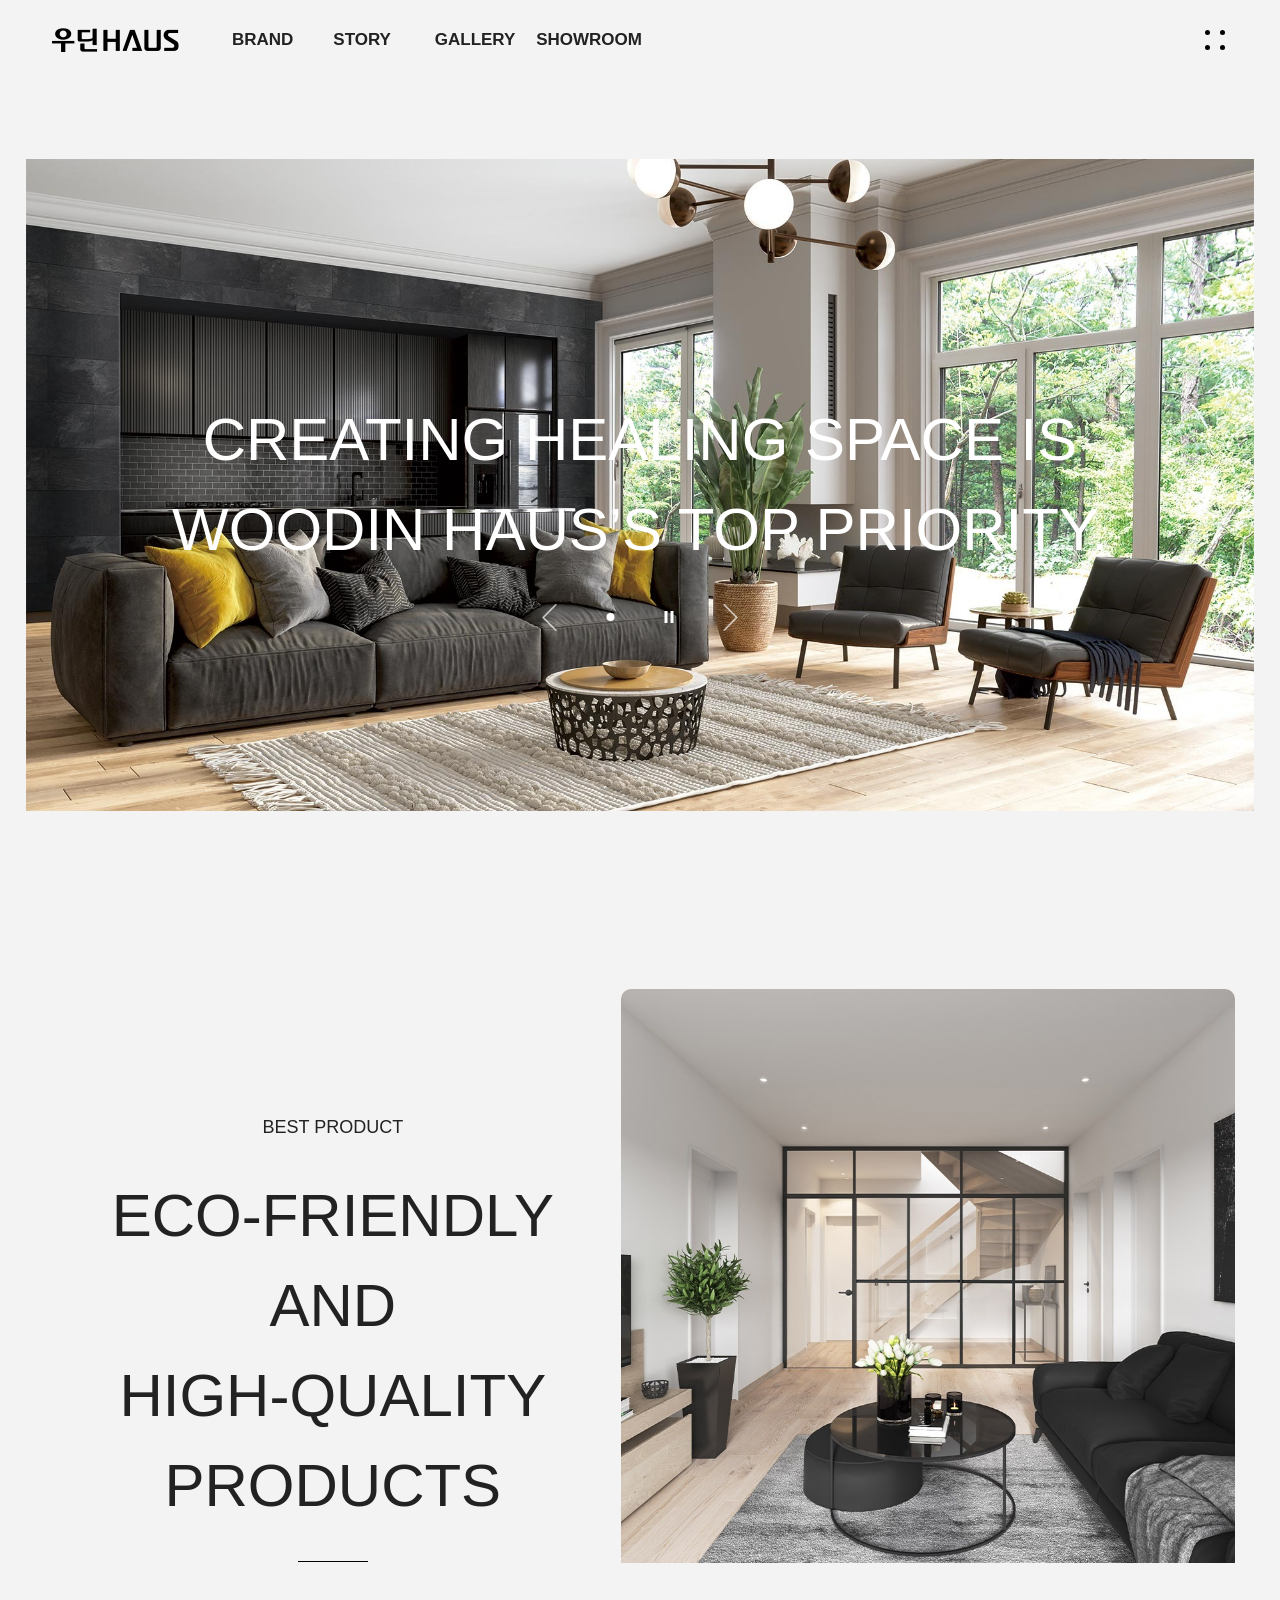
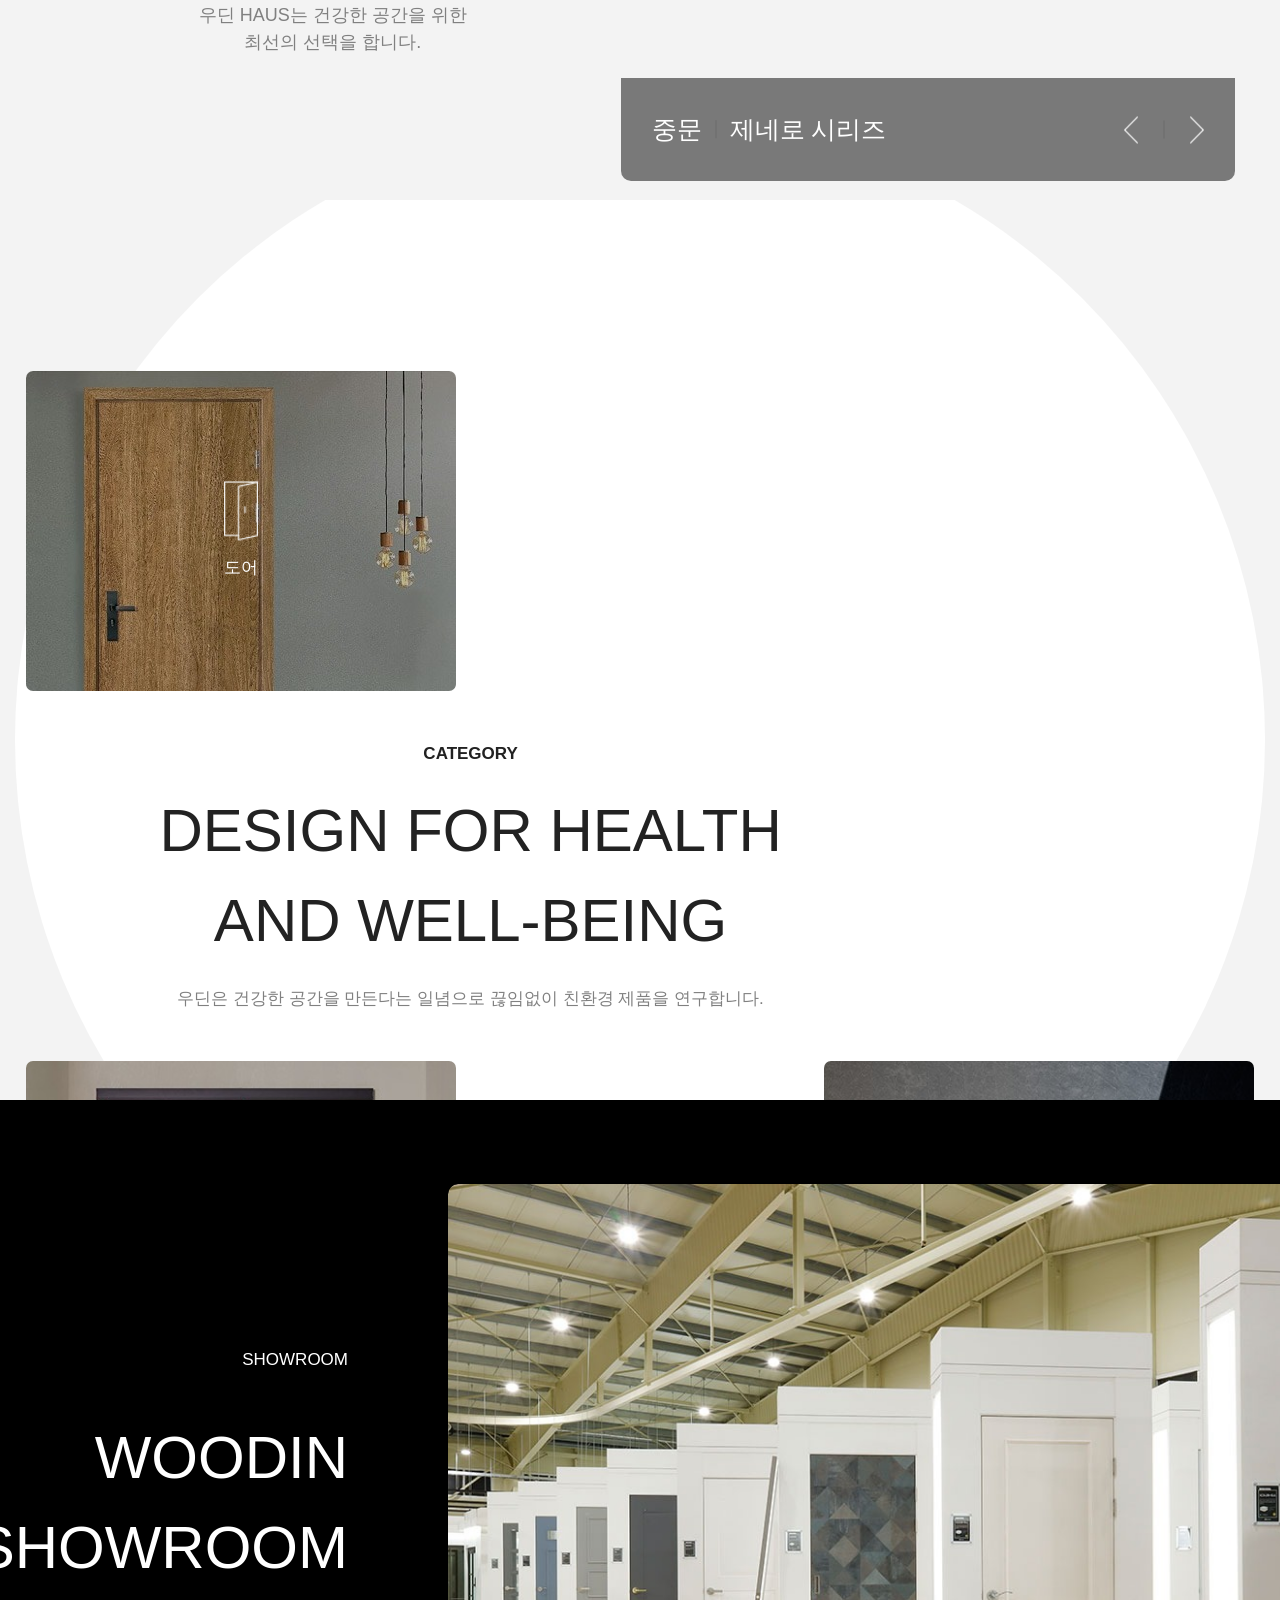
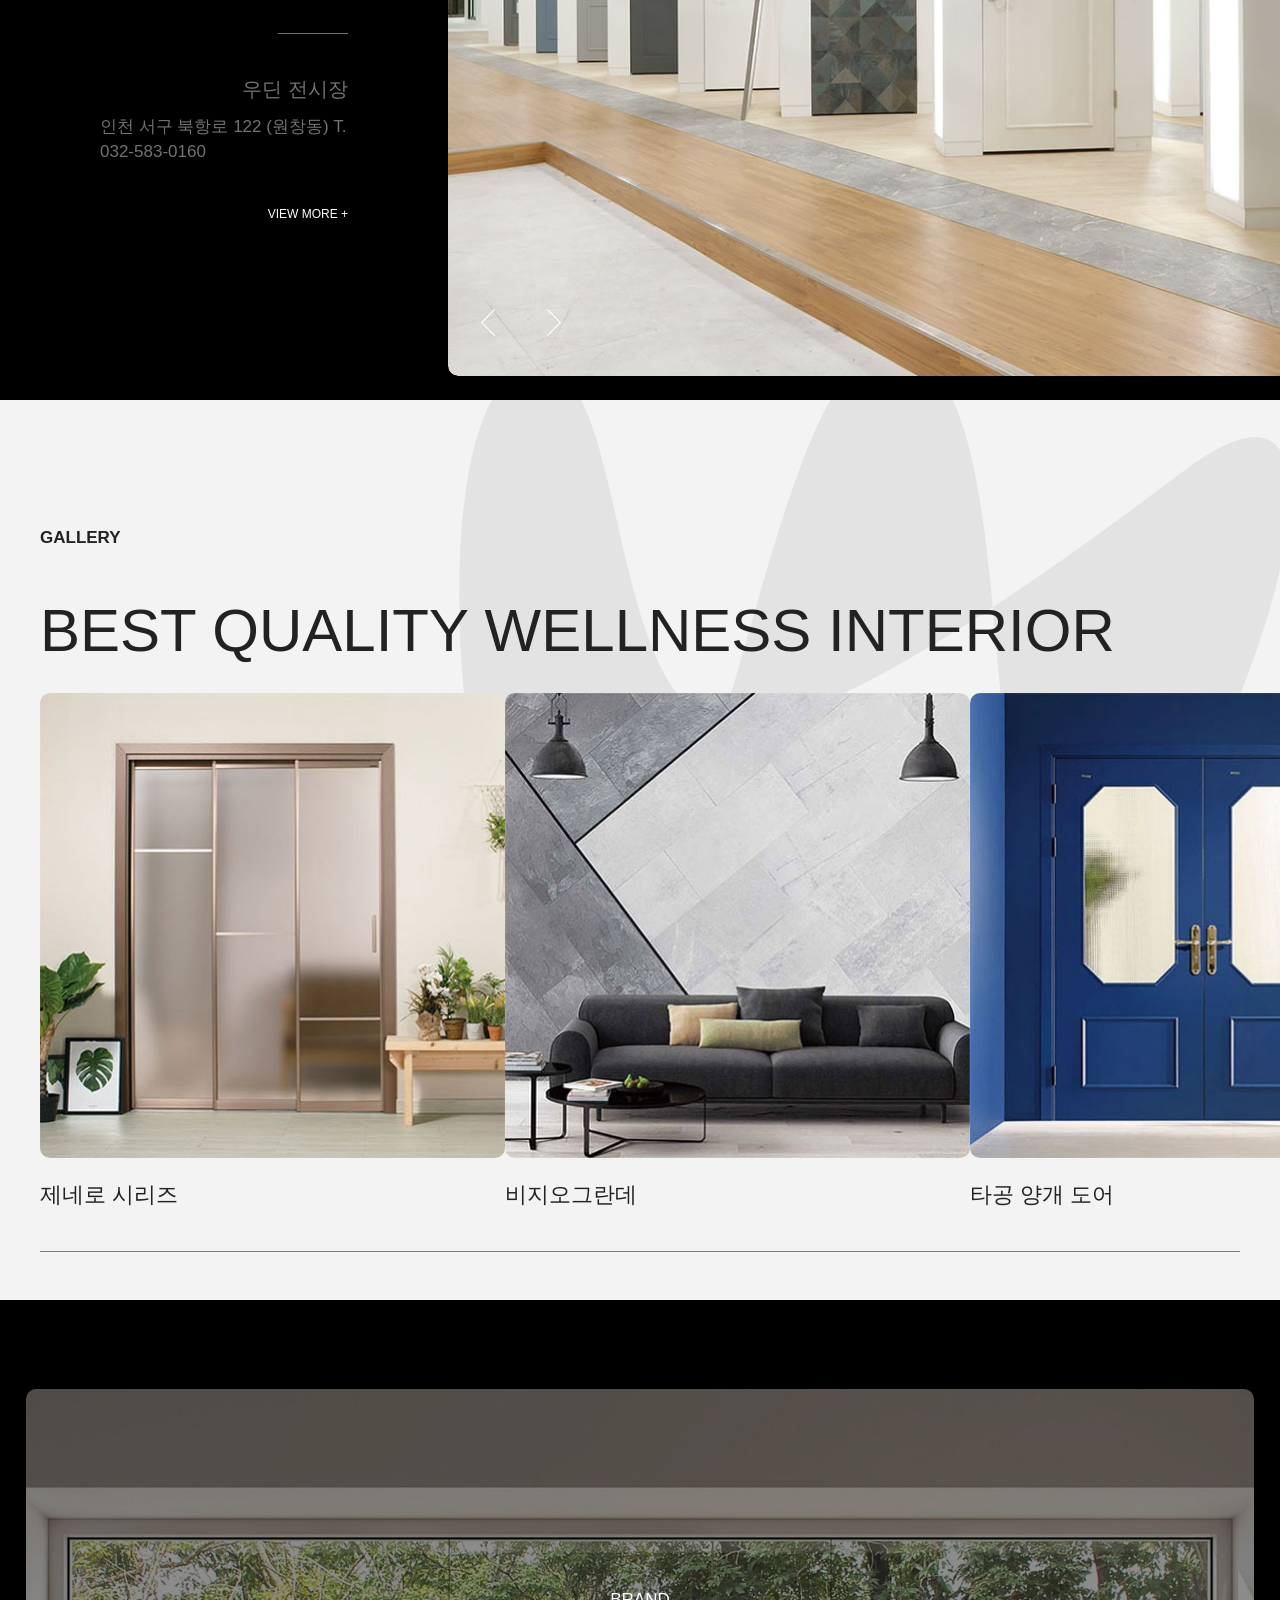
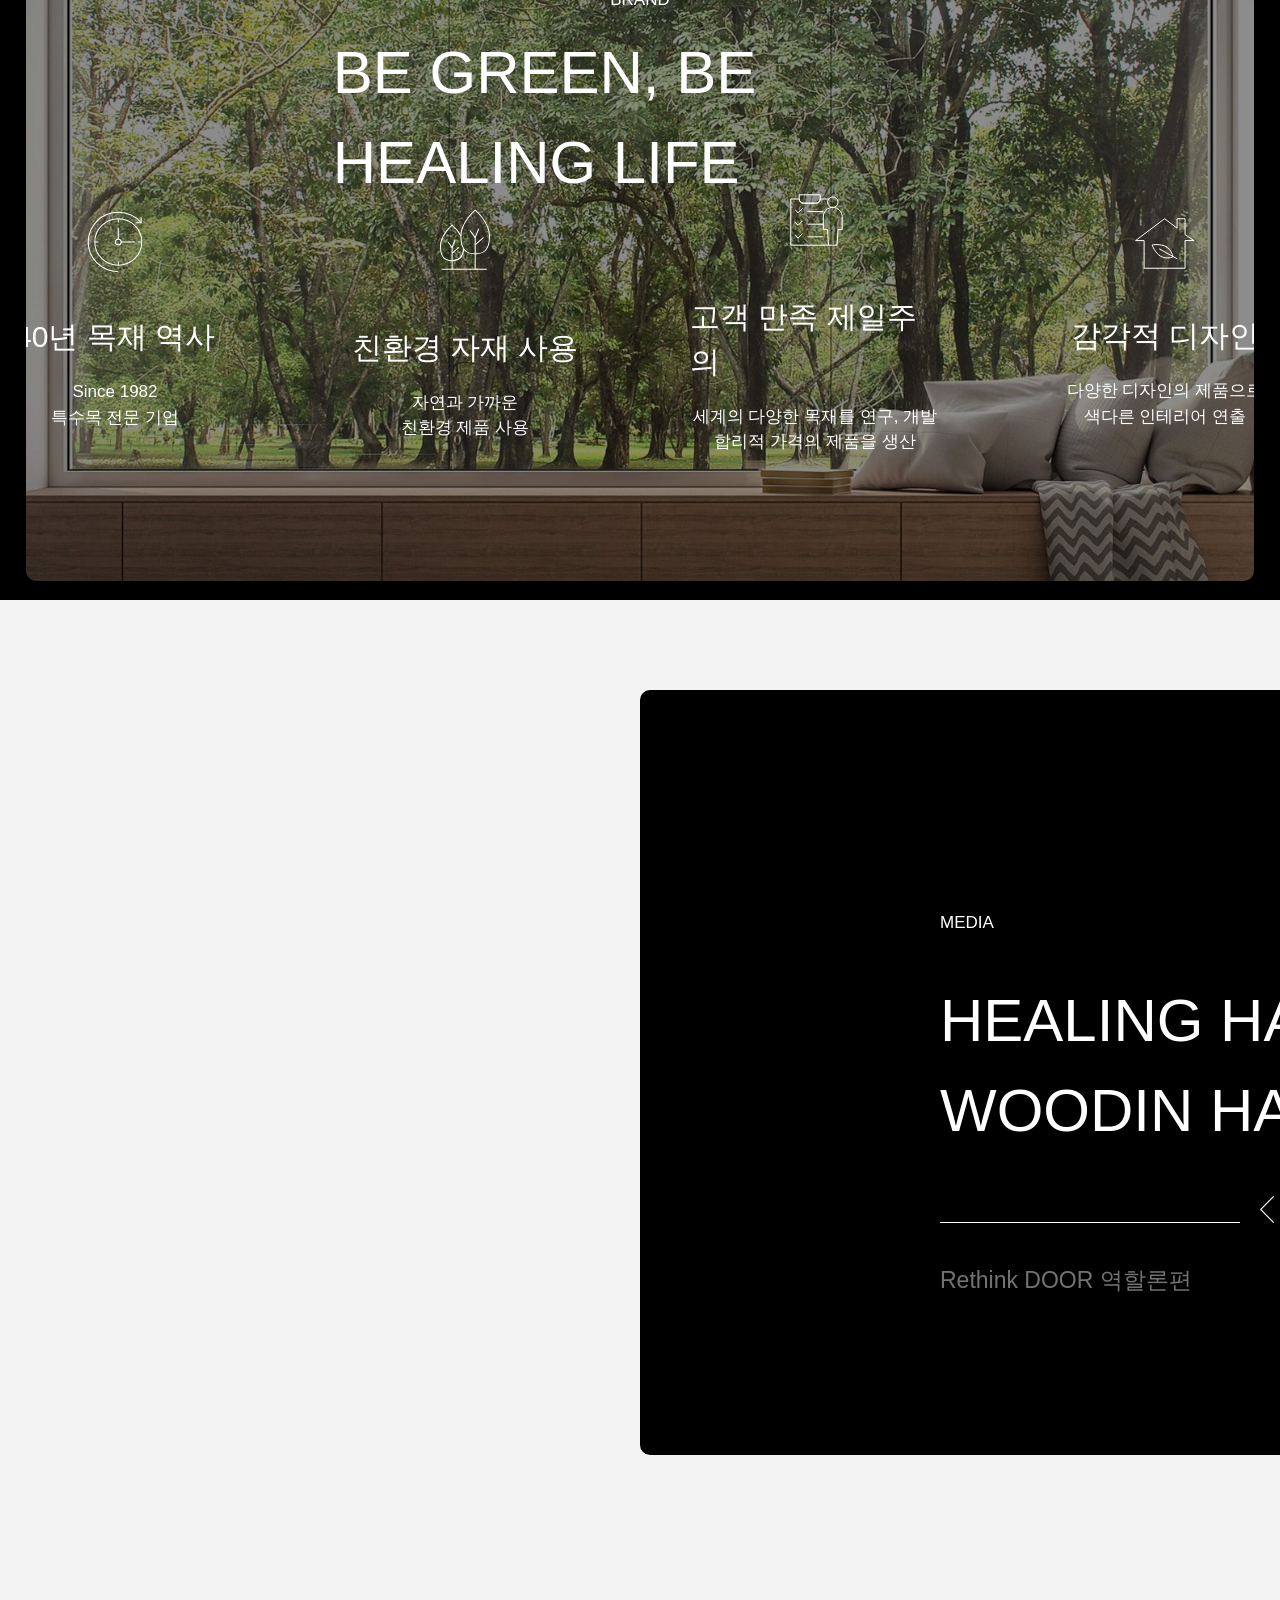
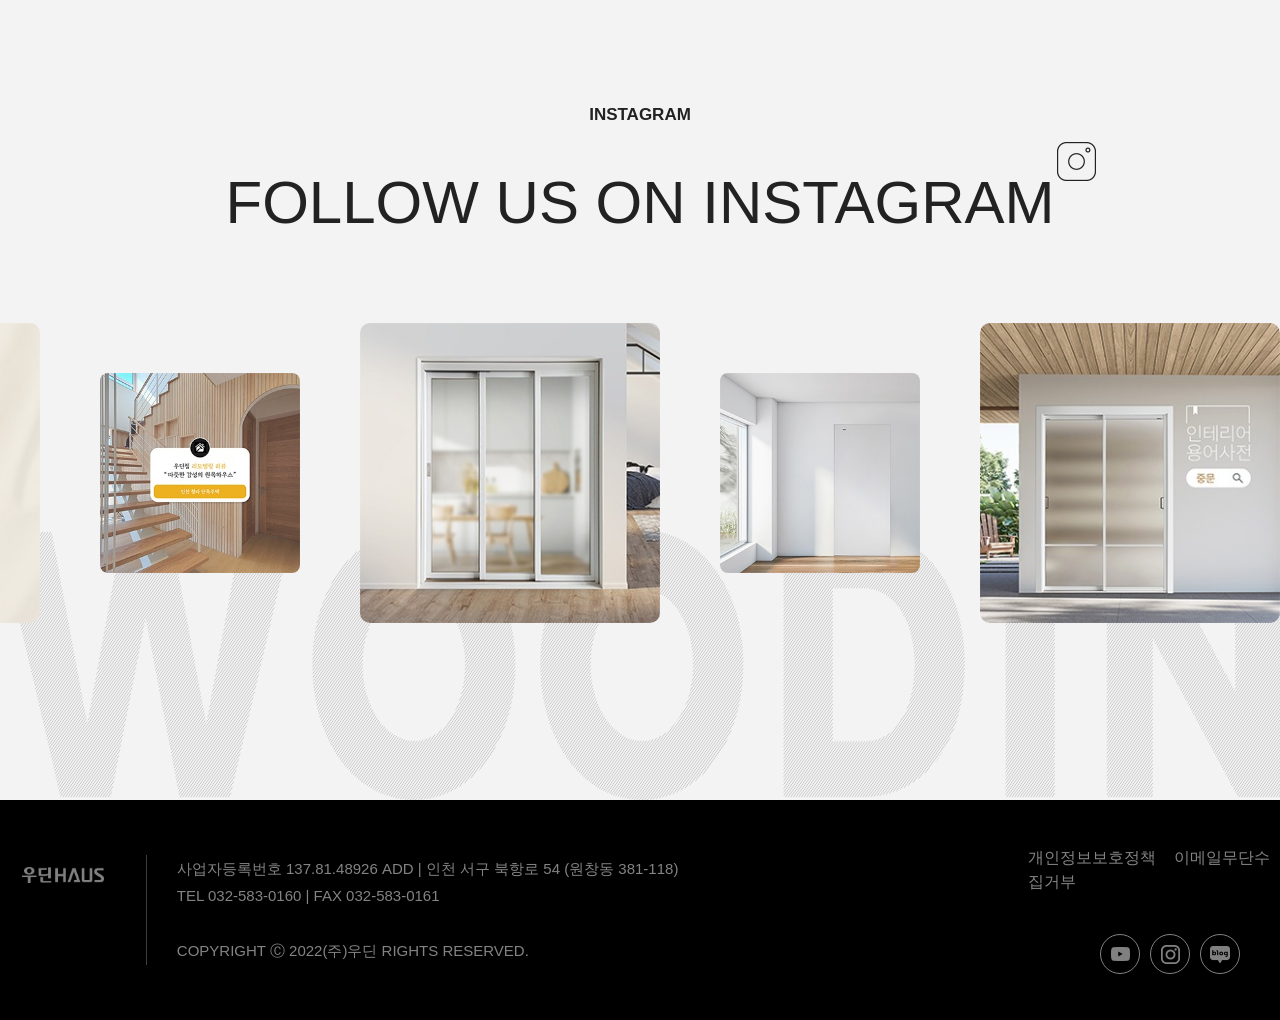
<file: index.html>
<!DOCTYPE html>
<html lang="en">
<head>
    <meta charset="UTF-8">
    <meta name="viewport" content="width=device-width, initial-scale=1.0">
    <title>Document</title>
    <link rel="stylesheet" href="./css/reset.css"/>
    <link rel="stylesheet" href="./css/common.css"/>
    <link rel="stylesheet" href="./css/index.css"/>
    <style>
        
        
    </style>
</head>
<body>
    <!-- -------------------------------------------메뉴바 구성------------------------------ -->
    <header>
        <nav style="position: fixed;" class="items">
            <div class="menuBox"></div>
            <div class="logo">
                <a href="index.html"><img src="./img/logo.png"/></a>
            </div>
            <ul class="gnb">
                <li>
                    <a href="brand.html">BRAND</a>
                    <ul class="snb">
                        <li><a href="brand.html">브랜드스토리</a></li>
                        <li><a href="brand1.html">연혁 및 인증</a></li>
                        <li><a href="brand2.html">CI&BI</a></li>
                        <li><a href="brand3.html">오시는길</a></li>
                    </ul>
                </li>
                <li>
                    <a href="story.html">STORY</a>
                    <ul class="snb">
                        <li><a href="story.html">미디어</a></li>
                        <li><a href="story1.html">홍보</a></li>
                        <li><a href="story2.html">협찬</a></li>
                        <li><a href="story3.html">이벤트</a></li>
                    </ul>
                </li>
                <li>
                    <a href="gallery.html">GALLERY</a>
                    <ul class="snb">
                        <li><a href="gallery.html">컬렉션</a></li>
                        <li><a href="gallery1.html">인테리어</a></li>
                        <li><a href="gallery2.html">익스테리어</a></li>
                    </ul>
                </li>
                <li>
                    <a href="showroom.html">SHOWROOM</a>
                    <ul class="snb">
                        <li><a href="showroom.html">전시장</a></li>
                    </ul>
                </li>
            </ul>
            <div class="ham">
                <div><span></span><span></span></div>
                <div><span></span><span></span></div>
            </div>
        </nav>
    </header>
    <!-- -------------------------------------풀메뉴창 구성-------------------------------- -->
    <div class="fullMenu">
        <div class="closeBtn">&#x2715;</div>
        <div class="fullLogo">
            <img src="./img/logo2.png"/>
        </div>
        <ul class="fullGnb">
                <li>
                    <a href="brand.html">BRAND</a>
                    <span></span>
                    <ul class="fullSnb">
                        <li><a href="brand.html">브랜드스토리</a></li>
                        <li><a href="brand1.html">연혁 및 인증</a></li>
                        <li><a href="brand2.html">CI&BI</a></li>
                        <li><a href="brand3.html">오시는길</a></li>
                    </ul>
                </li>
                <li>
                    <a href="story.html">STORY</a>
                    <span></span>
                    <ul class="fullSnb">
                        <li><a href="story.html">미디어</a></li>
                        <li><a href="story1.html">홍보</a></li>
                        <li><a href="story2.html">협찬</a></li>
                        <li><a href="story3.html">이벤트</a></li>
                    </ul>
                </li>
                <li>
                    <a href="gallery.html">GALLERY</a>
                    <span></span>
                    <ul class="fullSnb">
                        <li><a href="gallery.html">컬렉션</a></li>
                        <li><a href="gallery1.html">인테리어</a></li>
                        <li><a href="gallery2.html">익스테리어</a></li>
                    </ul>
                </li>
                <li>
                    <a href="showroom.html">SHOWROOM</a>
                    <span></span>
                    <ul class="fullSnb">
                        <li><a href="showroom.html">전시장</a></li>
                    </ul>
                </li>
            </ul>
    </div>
    <!-- -------------------------------------------섹션1------------------------------------------- -->
    <section class="section1">
        <div class="bigBox items"><div class='box1'></div><div class='box2'></div></div>
        <div>
            <img class="items" src="./img/main_img/imgi_25_file1_16450763511qly671qvc.jpg">
            <div class="textBox items">
                <p>CREATING HEALING SPACE IS<br>WOODIN HAUS’S TOP PRIORITY.</p>
                <div class="shape">
                    <img src="./img/main_img/imgi_26_main_prev.png">
                    <span class="circle"></span>
                    <div class="rectangle"><span></span><span></span></div>
                    <img src="./img/main_img/imgi_27_main_next.png">
                </div>
            </div>
        </div>
    </section>
    <!-- -------------------------------------------섹션2------------------------------------------- -->
    <section class="section2">
        <div class="textBox items">
            <h2>BEST PRODUCT</h2>
            <h1>ECO-FRIENDLY AND<br>HIGH-QUALITY<br>PRODUCTS</h1>
            <span></span>
            <p>우딘 HAUS는 건강한 공간을 위한<br>최선의 선택을 합니다.</p>
        </div>
        <div class="imgBox">
            <img class="items" src="./img/main_img/imgi_29_file1_1644378955plisylqeof.jpg">
            <div class="black">
                <div class="left">중문 <span></span> 제네로 시리즈</div>
                <div class="right"><img src="./img/main_img/imgi_26_main_prev.png"><span></span><img src="./img/main_img/imgi_27_main_next.png"></div>
            </div>
        </div>
    </section>
    <!-- --------------------------------------------------섹션3--------------------------------------------------- -->
    <section class="section3">
        <div class="circle items"></div>
        <div>
            <div class="box1">
                <img class="items" src="./img/main_img/imgi_30_file1_16382354115bk5xbdgve.jpg">
                <div class="pictogram"><img src="./img/main_img/imgi_2_file2_16423829087d0umvkgvv.png"><p>도어</p></div>
            </div>
            <div class="box2 items"><h2>CATEGORY</h2><h1>DESIGN FOR HEALTH<br>AND WELL-BEING</h1><p>우딘은 건강한 공간을 만든다는 일념으로 끊임없이 친환경 제품을 연구합니다.</p></div>
            <div class="box3">
                <img class="items" src="./img/main_img/imgi_31_file1_1638235382udoib422vy.jpg">
                <div class="pictogram"><img src="./img/main_img/imgi_3_file2_1638235382fgdt5930lj.png"><p>중문</p></div>
            </div>
            <div class="box4">
                <img class="items" src="./img/main_img/imgi_32_file1_1638235353kgi2ots5xp.jpg">
                <div class="pictogram"><img src="./img/main_img/imgi_4_file2_1638235353rtgpsq58jh.png"><p>시트</p></div>
            </div>
            <div class="box5">
                <img class="items" src="./img/main_img/imgi_33_file1_16498999289y66rgqszp.jpg">
                <div class="pictogram"><img src="./img/main_img/imgi_5_file2_16382353154hi9wephhy.png"><p>보드</p></div>
            </div>
            <div class="box6">
                <img class="items" src="./img/main_img/imgi_34_file1_16382352716f5u99nfim.jpg">
                <div class="pictogram"><img src="./img/main_img/imgi_6_file2_163823527109027qq4xg.png"><p>창호</p></div>
            </div>
            <div class="box7">
                <img class="items" src="./img/main_img/imgi_35_file1_1771985421b65ik38jcl.jpg">
                <div class="pictogram"><img src="./img/main_img/imgi_7_file2_1638235232g9sgmke468.png"><p>목재</p></div>
            </div>
        </div>
    </section>

    <!-- /*-----------------------------------------------------섹션4-----------------------------------------------------------*/ -->
    <section class="section4">
        <div class="textBox items">
            <h2>SHOWROOM</h2>
            <h1>WOODIN<br>SHOWROOM</h1>
            <span></span>
            <p class="p1">우딘 전시장</p>
            <p class="p2">인천 서구 북항로 122 (원창동) T. 032-583-0160</p>
            <p class="p3">VIEW MORE +</p>
        </div>
        <div class="imgBox items">
            <img src="./img/main_img/imgi_38_file1_16478436857asmbcylv3.jpg">
            <div class="arrow"><img src="./img/main_img/imgi_26_main_prev.png"><span></span><img src="./img/main_img/imgi_27_main_next.png"></div>
        </div>
    </section>
    <!-- /*-----------------------------------------------------섹션5-----------------------------------------------------------*/ -->
    <section class="section5">
        <img src="./img/main_img/imgi_40_sec5_bg.png"/>
        <div class="textBox items">
            <h2>GALLERY</h2>
            <h1>BEST QUALITY WELLNESS INTERIOR</h1>
        </div>
        <div class="scrollBox">
            <div>
                <div class="imgBox"><img class="items" src="./img/main_img/imgi_41_file1_1647920234itzr6br01q.jpg"/></div><p class="items">제네로 시리즈</p>
            </div>
            <div>
                <div class="imgBox"><img class="items" src="./img/main_img/imgi_42_file1_1647920161mdy2qps5ci.jpg"/></div><p class="items">비지오그란데</p>
            </div>
            <div>
                <div class="imgBox"><img class="items" src="./img/main_img/imgi_43_file1_1647920095wfs1yb28ie.jpg"/></div><p class="items">타공 양개 도어</p>
            </div>
            <div>
                <div class="imgBox"><img class="items" src="./img/main_img/imgi_44_file1_1647920031kure76mpt6.jpg"/></div><p class="items">시그니처 도어</p>
            </div>
            <div>
                <div class="imgBox"><img class="items" src="./img/main_img/imgi_45_file1_1647918165eh87zppvix.jpg"/></div><p class="items">템바 보드</p>
            </div>    
        </div>
        <div class="scroll"><span></span></div>
    </section>
     <!-- /* -----------------------------------------------------섹션6----------------------------------------------------------- */ -->
    <section class="section6">
        <div>
            <img src="./img/main_img/imgi_47_brand_bg.jpg"/>
            <div class="textBox items">
                <h2>BRAND</h2>
                <h1>BE GREEN, BE HEALING LIFE</h1>
            </div>
            <div class="list items">
                <div class="listBox">
                    <img src="./img/main_img/imgi_13_default.svg"/><h2>40년 목재 역사</h2><P>Since 1982<br>특수목 전문 기업</P>
                </div>
                <div class="listBox">
                    <img src="./img/main_img/imgi_14_default.svg"/><h2>친환경 자재 사용</h2><P>자연과 가까운<br>친환경 제품 사용</P>
                </div>
                <div class="listBox">
                    <img src="./img/main_img/imgi_15_default.svg"/><h2>고객 만족 제일주의</h2><P>세계의 다양한 목재를 연구, 개발<br>합리적 가격의 제품을 생산</P>
                </div>
                <div class="listBox">
                    <img src="./img/main_img/imgi_16_default.svg"/><h2>감각적 디자인</h2><P>다양한 디자인의 제품으로<br>색다른 인테리어 연출</P>
                </div>
            </div>
        </div>
    </section>
    <!-- /* -----------------------------------------------------섹션7----------------------------------------------------------- */ -->
    <section class="section7">
        <div class="youtube items">
            <iframe width="560" height="315" src="https://www.youtube.com/embed/oLLHNlDU_9w?si=T5knO1rdSOd1-453" title="YouTube video player" frameborder="0" allow="accelerometer; autoplay; clipboard-write; encrypted-media; gyroscope; picture-in-picture; web-share" referrerpolicy="strict-origin-when-cross-origin" allowfullscreen></iframe>
        </div>
        <div class="black items">
            <div class="textBox items">
                <h2>MEDIA</h2>
                <h1>HEALING HAUS<br>WOODIN HAUS</h1>
                <div>
                    <span></span>
                    <div class="arrow"><img src="./img/main_img/imgi_26_main_prev.png"><span></span><img src="./img/main_img/imgi_27_main_next.png"></div>
                </div>
                <p>Rethink DOOR 역할론편</p>
            </div>
        </div>
    </section>
     <!-- /* -----------------------------------------------------섹션8----------------------------------------------------------- */ -->
    <section class="section8 items">
        <img class='logo' src="./img/main_img/imgi_48_sec8_text.png"/>
        <div class="textBox items">
            <h2>INSTAGRAM</h2>
            <h1>FOLLOW US ON INSTAGRAM</h1>
            <img src="./img/main_img/sec8_sns_icon.png"/>
        </div>
        <div class="imgBox">
            <img src="./img/main_img/imgi_49_file1_17470353787bgl04mfpz.jpg"/><img src="./img/main_img/imgi_50_file1_174703535776u9rl4eu5.jpg"/>
            <img src="./img/main_img/imgi_52_file1_1747034707a1eiwfrg6b.jpg"/><img src="./img/main_img/imgi_53_file1_1747034463ho7tpor7c6.jpg"/>
            <img src="./img/main_img/imgi_54_file1_1747034423brk37ncsb9.jpg"/><img src="./img/main_img/imgi_55_file1_1747034384y65ee49iyq.jpg"/>
            <img src="./img/main_img/imgi_56_file1_1747034237az670odmf4.jpg"/><img src="./img/main_img/imgi_57_file1_1669334230crsklew2sq.jpg"/>
            <img src="./img/main_img/imgi_58_file1_16685548475gr8ve85ul.jpg"/><img src="./img/main_img/imgi_59_file1_1664348320tvi0k8u4qd.jpg"/>
            <img src="./img/main_img/imgi_60_file1_1663315075w4lwu2b6vf.jpg"/><img src="./img/main_img/imgi_61_file1_16631192315t87uxoqq1.jpg"/>
            <img src="./img/main_img/imgi_62_file1_1662532788xagror1679.jpg"/><img src="./img/main_img/imgi_63_file1_1661325336ya40p40qt0.jpg"/>
            <img src="./img/main_img/imgi_64_file1_1660890730uhr0h4mjjp.jpg"/><img src="./img/main_img/imgi_65_file1_1660778288273ifspx45.jpg"/>
            <img src="./img/main_img/imgi_66_file1_1660778276ei5d0s8iwd.jpg"/><img src="./img/main_img/imgi_67_file1_1660778263c1bhrz7994.jpg"/>
            <img src="./img/main_img/imgi_68_file1_1660778242s9sw90np40.jpg"/><img src="./img/main_img/imgi_69_file1_1660778207mi6vkegx6p.jpg"/>
            <img src="./img/main_img/imgi_70_file1_1659918345bjrdzims7m.jpg"/><img src="./img/main_img/imgi_71_file1_1659918308v884chj0d4.jpg"/>
            <img src="./img/main_img/imgi_72_file1_1659568955thstgqirbq.jpg"/><img src="./img/main_img/imgi_73_file1_1657867420h0vhka58lq.jpg"/>
            <img src="./img/main_img/imgi_74_file1_1656890346vwake8nak9.jpg"/><img src="./img/main_img/imgi_75_file1_16548365399emmfomzgb.jpg"/>
        </div>
    </section>

                <!-- ====================================맨밑(공통)==================================== -->
        <footer>
            <div class="logo"><img src="./img/imgi_8_foot_logo.png"/></div>
            <span></span>
            <div class="info">
                <p class="1">사업자등록번호 137.81.48926 ADD | 인천 서구 북항로 54 (원창동 381-118)</p>
                <p class="2">TEL 032-583-0160 | FAX 032-583-0161</p><br>
                <p class="3">COPYRIGHT Ⓒ 2022(주)우딘 RIGHTS RESERVED.</p>
            </div>
            <div class="end">
                <p>개인정보보호정책 &nbsp&nbsp 이메일무단수집거부</p>
                <div class="sns">
                    <div class='circle'><img src="./img/imgi_338_foot_sns1.png"/></div>
                    <div class='circle'><img class='two' src="./img/imgi_339_foot_sns2.png"/></div>
                    <div class='circle'><img src="./img/imgi_340_foot_sns3.png"/></div>
                </div>
            </div>
        </footer>

    <script>
        let gnb = document.querySelector('.gnb')
        let nav = document.querySelector('nav')

        gnb.addEventListener('mouseenter',function(){
            nav.classList.add('show')
        })
        nav.addEventListener('mouseleave',function(){
            nav.classList.remove('show')
        })

        let ham = document.querySelector('.ham')
        let fullMenu = document.querySelector('.fullMenu')
        let closeBtn = document.querySelector('.closeBtn')

        ham.addEventListener('click',function(){
            fullMenu.classList.add('on')
        })
        closeBtn.addEventListener('click',function(){
            fullMenu.classList.remove('on')
        })
    </script>
    <script src="./js/index.js"></script>
</body>
</html>
</file>
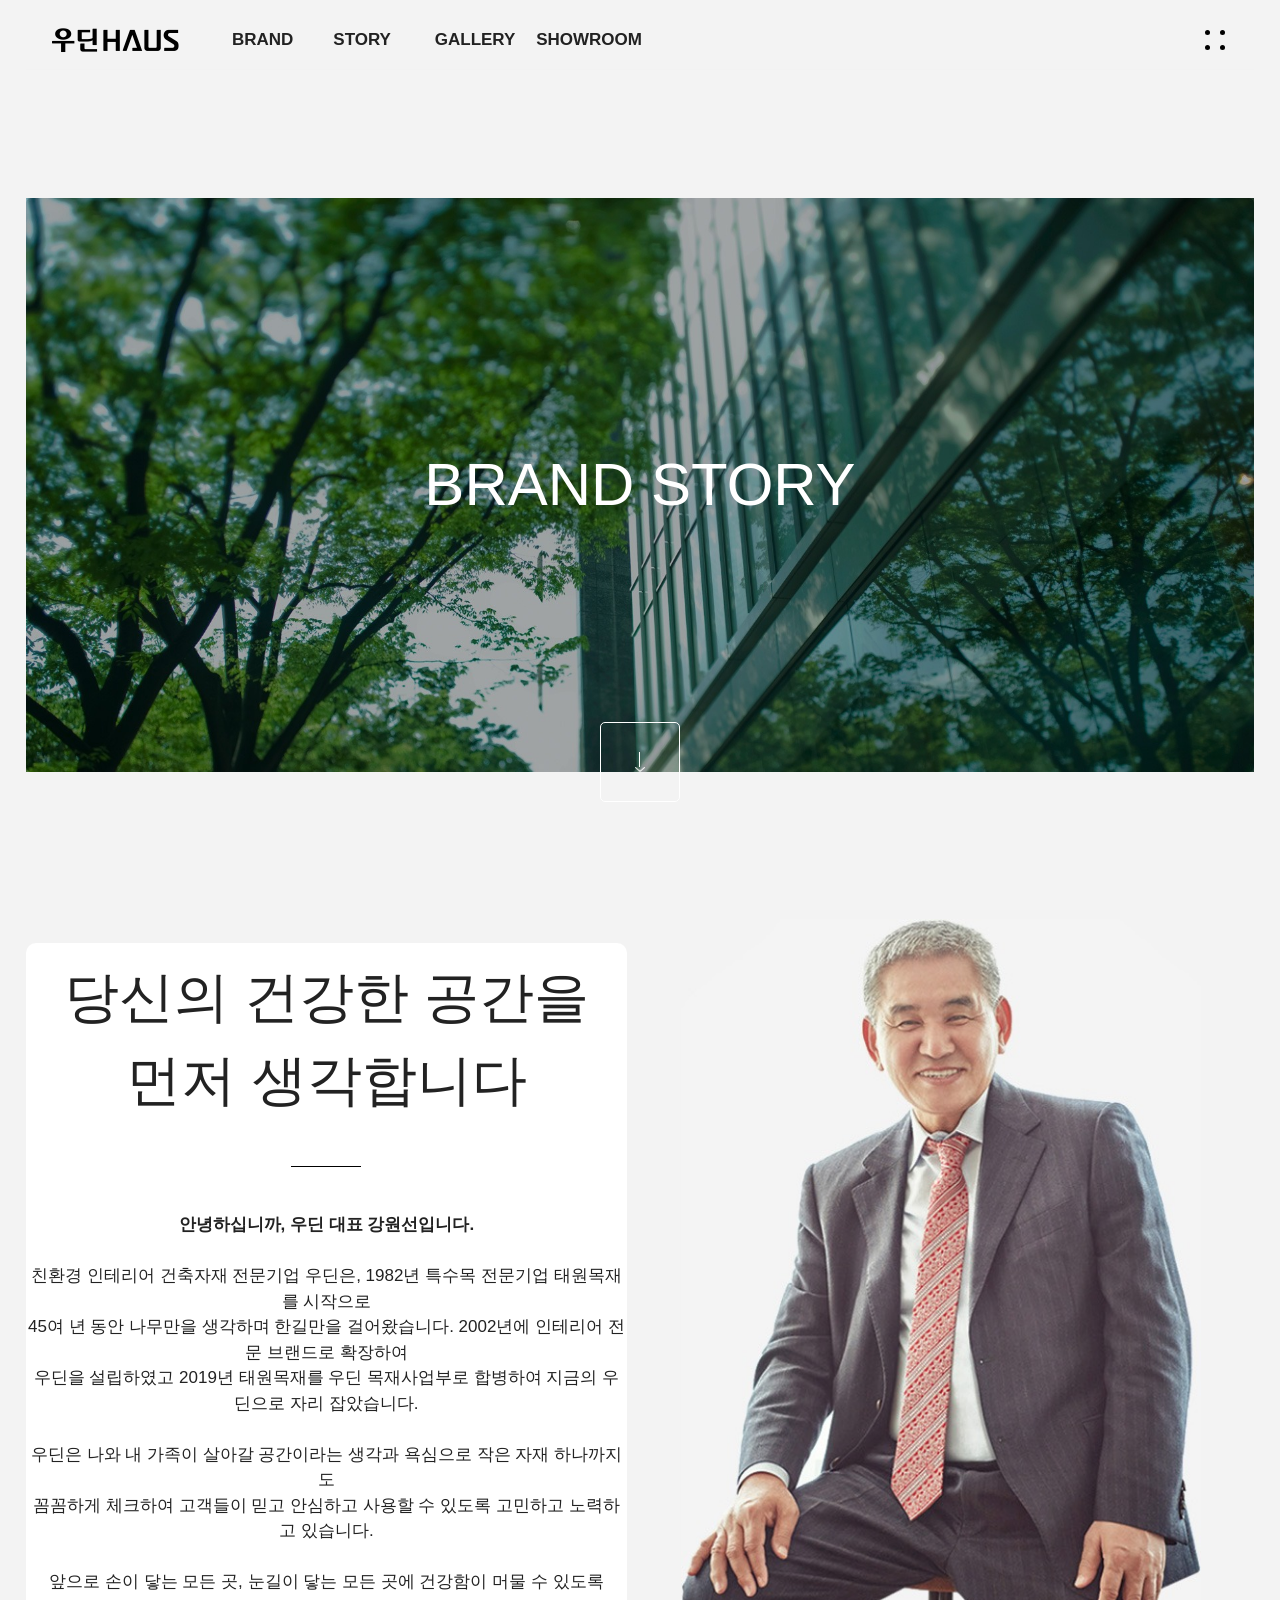
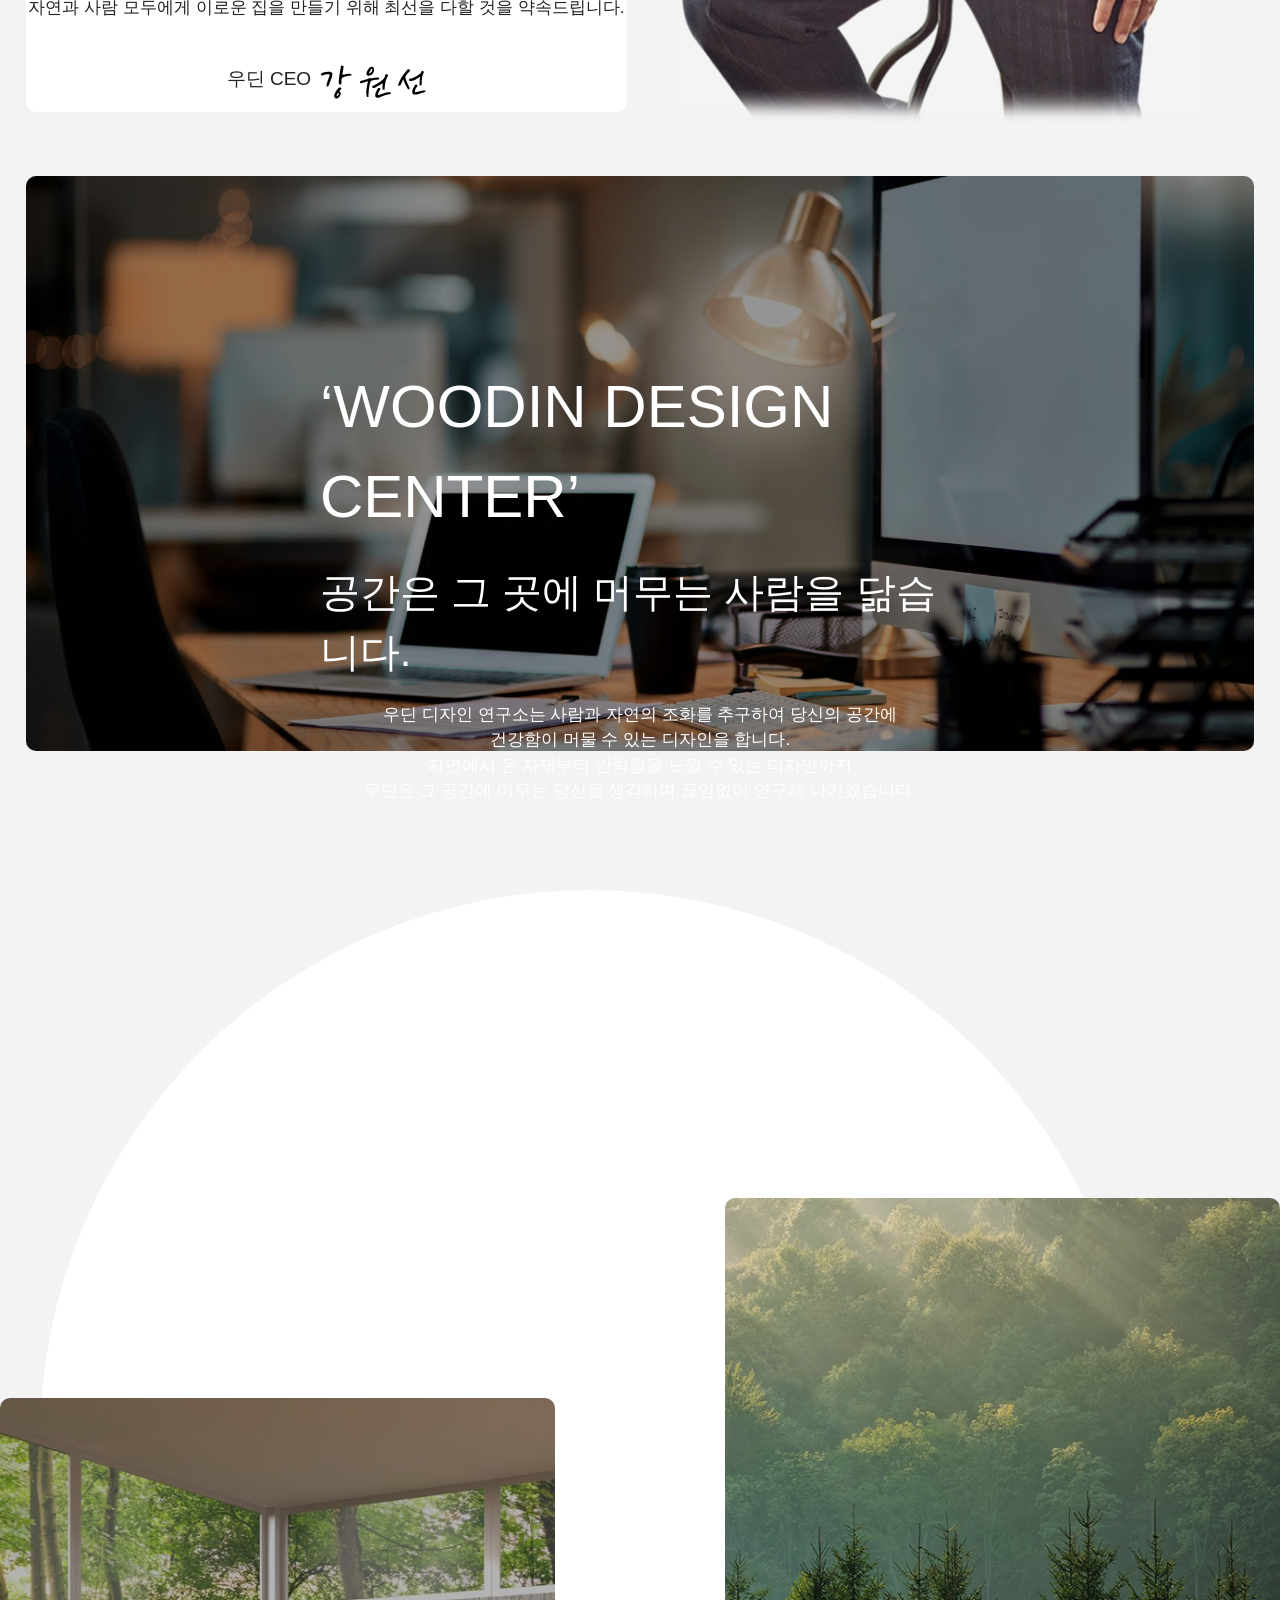
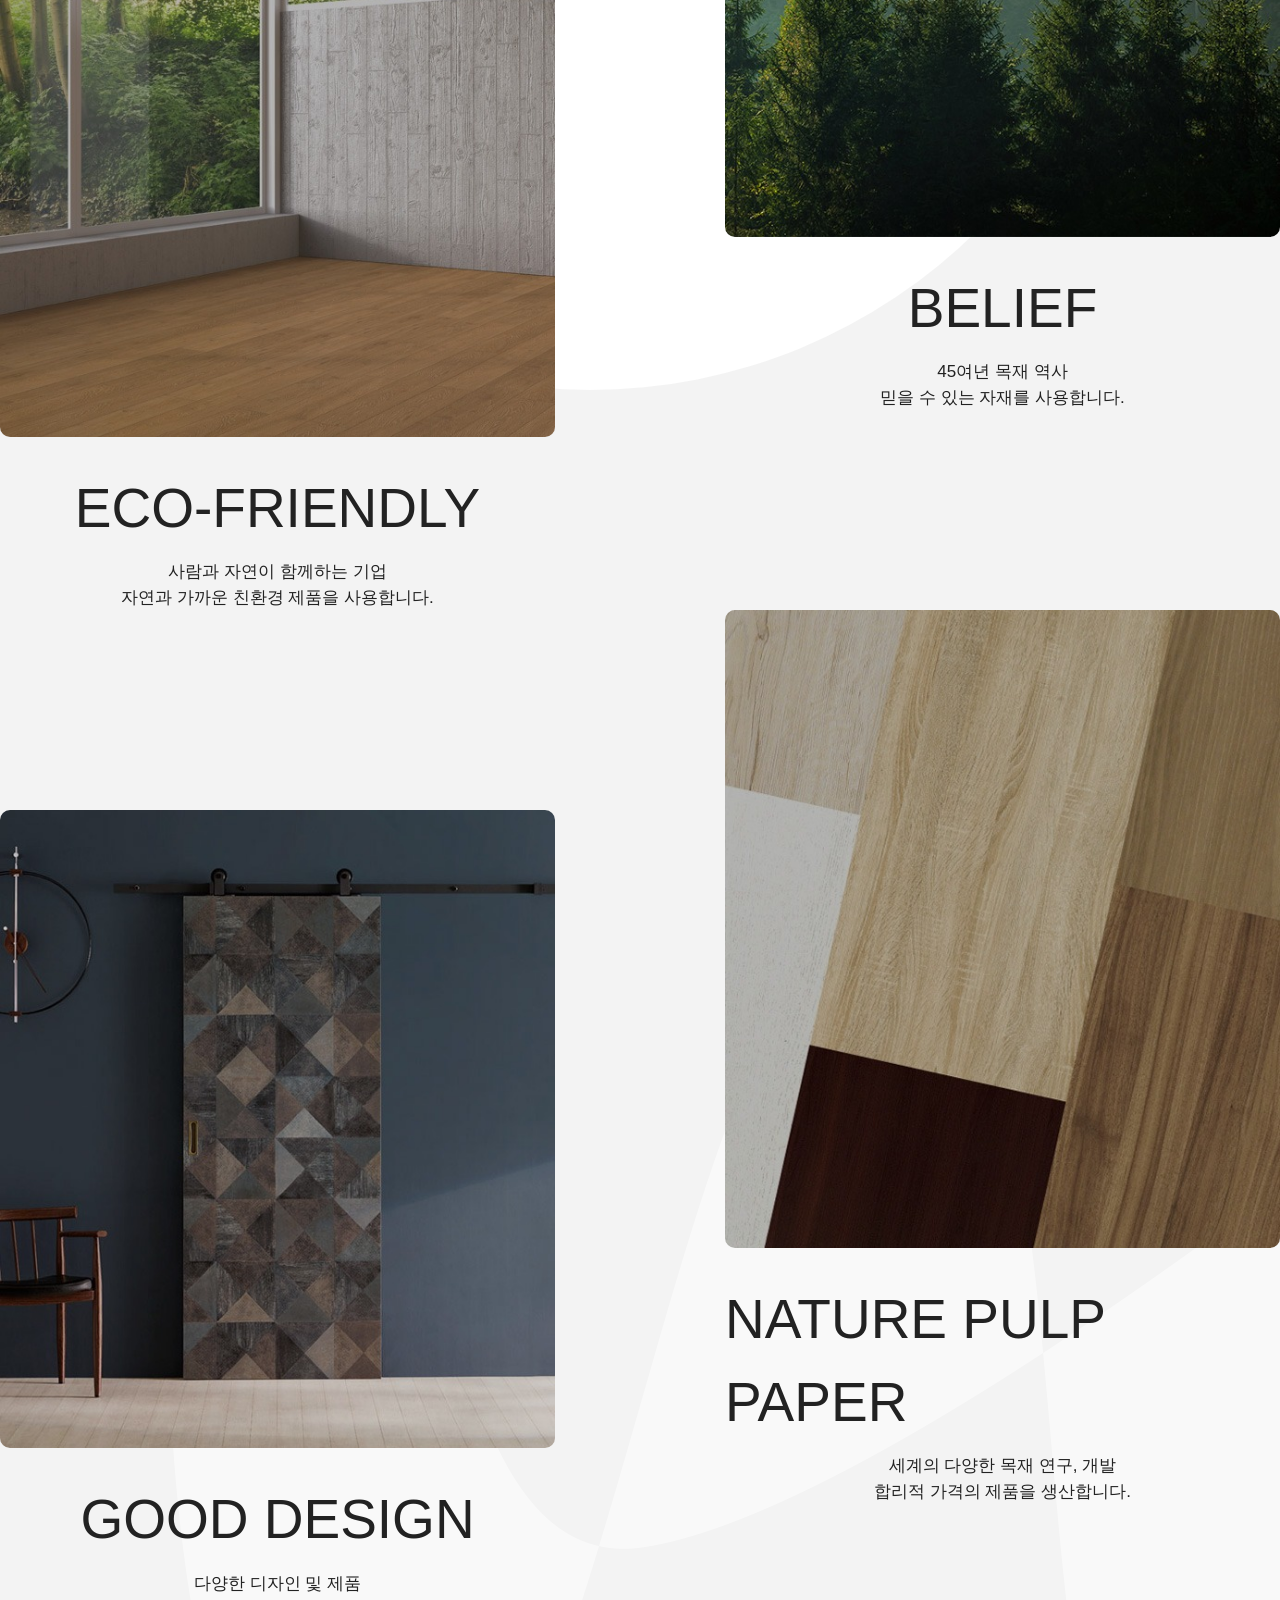
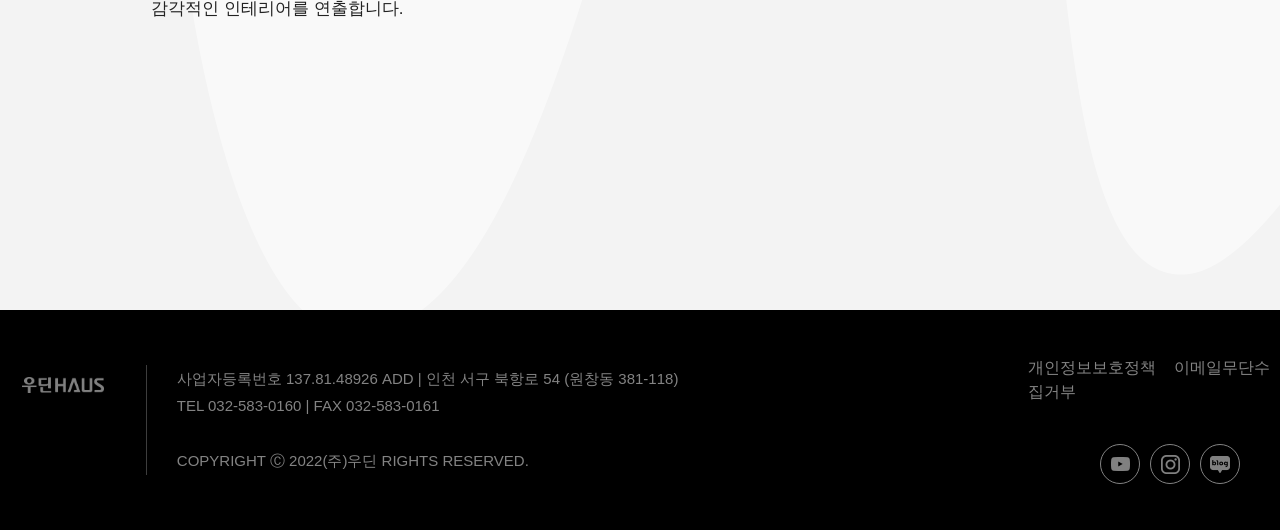
<file: brand.html>
<!DOCTYPE html>
<html lang="en">
<head>
    <meta charset="UTF-8">
    <meta name="viewport" content="width=device-width, initial-scale=1.0">
    <title>Document</title>
    <link rel="stylesheet" href="./css/reset.css"/>
    <link rel="stylesheet" href="./css/common.css"/>
    <link rel="stylesheet" href="./css/brand.css"/>
</head>
<body>
    <!-- -------------------------------------------메뉴바 구성------------------------------ -->
    <header>
        <nav>
            <div class="menuBox"></div>
            <div class="logo">
                <a href="index.html"><img src="./img/logo.png"/></a>
            </div>
            <ul class="gnb">
                <li>
                    <a href="brand.html">BRAND</a>
                    <ul class="snb">
                        <li><a href="brand.html">브랜드스토리</a></li>
                        <li><a href="brand1.html">연혁 및 인증</a></li>
                        <li><a href="brand2.html">CI&BI</a></li>
                        <li><a href="brand3.html">오시는길</a></li>
                    </ul>
                </li>
                <li>
                    <a href="story.html">STORY</a>
                    <ul class="snb">
                        <li><a href="story.html">미디어</a></li>
                        <li><a href="story1.html">홍보</a></li>
                        <li><a href="story2.html">협찬</a></li>
                        <li><a href="story3.html">이벤트</a></li>
                    </ul>
                </li>
                <li>
                    <a href="gallery.html">GALLERY</a>
                    <ul class="snb">
                        <li><a href="gallery.html">컬렉션</a></li>
                        <li><a href="gallery1.html">인테리어</a></li>
                        <li><a href="gallery2.html">익스테리어</a></li>
                    </ul>
                </li>
                <li>
                    <a href="showroom.html">SHOWROOM</a>
                    <ul class="snb">
                        <li><a href="showroom.html">전시장</a></li>
                    </ul>
                </li>
            </ul>
            <div class="ham">
                <div><span></span><span></span></div>
                <div><span></span><span></span></div>
            </div>
        </nav>
    </header>
    <!-- -------------------------------------풀메뉴창 구성-------------------------------- -->
    <div class="fullMenu">
        <div class="closeBtn">&#x2715;</div>
        <div class="fullLogo">
            <img src="./img/logo2.png"/>
        </div>
        <ul class="fullGnb">
                <li>
                    <a href="brand.html">BRAND</a>
                    <span></span>
                    <ul class="fullSnb">
                        <li><a href="brand.html">브랜드스토리</a></li>
                        <li><a href="brand1.html">연혁 및 인증</a></li>
                        <li><a href="brand2.html">CI&BI</a></li>
                        <li><a href="brand3.html">오시는길</a></li>
                    </ul>
                </li>
                <li>
                    <a href="story.html">STORY</a>
                    <span></span>
                    <ul class="fullSnb">
                        <li><a href="story.html">미디어</a></li>
                        <li><a href="story1.html">홍보</a></li>
                        <li><a href="story2.html">협찬</a></li>
                        <li><a href="story3.html">이벤트</a></li>
                    </ul>
                </li>
                <li>
                    <a href="gallery.html">GALLERY</a>
                    <span></span>
                    <ul class="fullSnb">
                        <li><a href="gallery.html">컬렉션</a></li>
                        <li><a href="gallery1.html">인테리어</a></li>
                        <li><a href="gallery2.html">익스테리어</a></li>
                    </ul>
                </li>
                <li>
                    <a href="showroom.html">SHOWROOM</a>
                    <span></span>
                    <ul class="fullSnb">
                        <li><a href="showroom.html">전시장</a></li>
                    </ul>
                </li>
            </ul>
    </div>
    <!-- --------------------------------------------섹션1----------------------------------------- -->
    <section class="section1">
        <div>
            <img src="./img/brand_img/imgi_16_m111_sub_visual.jpg"/>
            <h2>BRAND STORY</h2>
            <div class="square"><span></span><img src="./img/brand_img/imgi_17_sub_path_icon2.png"/></div>
        </div>
    </section>
    <!-- --------------------------------------------섹션2----------------------------------------- -->
    <section class="section2">
        <div class="textBox">
            <h1>당신의 건강한 공간을<br>먼저 생각합니다</h1>
            <span></span>
            <p><strong>안녕하십니까, 우딘 대표 강원선입니다.</strong><br><br>친환경 인테리어 건축자재 전문기업 우딘은, 1982년 특수목 전문기업 태원목재를 시작으로<br>
45여 년 동안 나무만을 생각하며 한길만을 걸어왔습니다. 2002년에 인테리어 전문 브랜드로 확장하여<br>우딘을 설립하였고 2019년 태원목재를 우딘 목재사업부로 합병하여 지금의 우딘으로 자리 잡았습니다.<br><br>
우딘은 나와 내 가족이 살아갈 공간이라는 생각과 욕심으로 작은 자재 하나까지도<br>
꼼꼼하게 체크하여 고객들이 믿고 안심하고 사용할 수 있도록 고민하고 노력하고 있습니다.<br><br>
앞으로 손이 닿는 모든 곳, 눈길이 닿는 모든 곳에 건강함이 머물 수 있도록<br>
자연과 사람 모두에게 이로운 집을 만들기 위해 최선을 다할 것을 약속드립니다.</p>
            <div><h2>우딘 CEO</h2><img src="./img/brand_img/imgi_2_m111_ceo_signature.png"/></div>
        </div>
        <div class="imgBox"><img src="./img/brand_img/imgi_3_220210_m111_sec1_img1.jpg"/></div>
    </section>
    <!-- --------------------------------------------섹션3----------------------------------------- -->
    <section class="section3">
        <div>
            <img src="./img/brand_img/imgi_18_m11_sec2_bg.jpg"/>
            <div class="textBox">
                <h1>‘WOODIN DESIGN CENTER’</h1>
                <h2>공간은 그 곳에 머무는 사람을 닮습니다.</h2>
                <p>우딘 디자인 연구소는 사람과 자연의 조화를 추구하여 당신의 공간에<br>건강함이 머물 수 있는 디자인을 합니다.<br>자연에서 온 자재부터 안락함을 느낄 수 있는 디자인까지<br>우딘은 그 공간에 머무는 당신을 생각하며 끊임없이 연구해 나가겠습니다.</p>
            </div>
        </div>
    </section>
    <!-- /* ----------------------------------------섹션4-------------------------------------------------------- */ -->
    <section class="section4">
        <div class="circle"></div>
        <img src="./img/brand_img/imgi_19_m11_sec3_bg.png"/>
        <div class="listBox">
            <div class="list list1">
                <div class="box">
                    <img src="./img/brand_img/imgi_4_m11_sec3_img1.jpg"/>
                    <h1>ECO-FRIENDLY</h1>
                    <P>사람과 자연이 함께하는 기업<br>자연과 가까운 친환경 제품을 사용합니다.</P>
                </div>
                <div class="box">
                    <img src="./img/brand_img/imgi_6_m11_sec3_img3.jpg"/>
                    <h1>GOOD DESIGN</h1>
                    <P>다양한 디자인 및 제품<br>감각적인 인테리어를 연출합니다.</P>
                </div>
            </div>
            <div class="list list2">
                <div class="box">
                    <img src="./img/brand_img/imgi_5_m11_sec3_img2.jpg"/>
                    <h1>BELIEF</h1>
                    <P>45여년 목재 역사<br>믿을 수 있는 자재를 사용합니다.</P>
                </div>
                <div class="box">
                    <img src="./img/brand_img/imgi_7_m11_sec3_img4.jpg"/>
                    <h1>NATURE PULP PAPER</h1>
                    <P>세계의 다양한 목재 연구, 개발<br>합리적 가격의 제품을 생산합니다.</P>
                </div>
            </div>
        </div>
    </section>
            <!-- ====================================맨밑(공통)==================================== -->
        <footer>
            <div class="logo"><img src="./img/imgi_8_foot_logo.png"/></div>
            <span></span>
            <div class="info">
                <p class="1">사업자등록번호 137.81.48926 ADD | 인천 서구 북항로 54 (원창동 381-118)</p>
                <p class="2">TEL 032-583-0160 | FAX 032-583-0161</p><br>
                <p class="3">COPYRIGHT Ⓒ 2022(주)우딘 RIGHTS RESERVED.</p>
            </div>
            <div class="end">
                <p>개인정보보호정책 &nbsp&nbsp 이메일무단수집거부</p>
                <div class="sns">
                    <div class='circle'><img src="./img/imgi_338_foot_sns1.png"/></div>
                    <div class='circle'><img class='two' src="./img/imgi_339_foot_sns2.png"/></div>
                    <div class='circle'><img src="./img/imgi_340_foot_sns3.png"/></div>
                </div>
            </div>
        </footer>
    <script>
        let gnb = document.querySelector('.gnb')
        let nav = document.querySelector('nav')

        gnb.addEventListener('mouseenter',function(){
            nav.classList.add('show')
        })
        nav.addEventListener('mouseleave',function(){
            nav.classList.remove('show')
        })

        let ham = document.querySelector('.ham')
        let fullMenu = document.querySelector('.fullMenu')
        let closeBtn = document.querySelector('.closeBtn')

        ham.addEventListener('click',function(){
            fullMenu.classList.add('on')
        })
        closeBtn.addEventListener('click',function(){
            fullMenu.classList.remove('on')
        })
    </script>
</body>
</html>
</file>
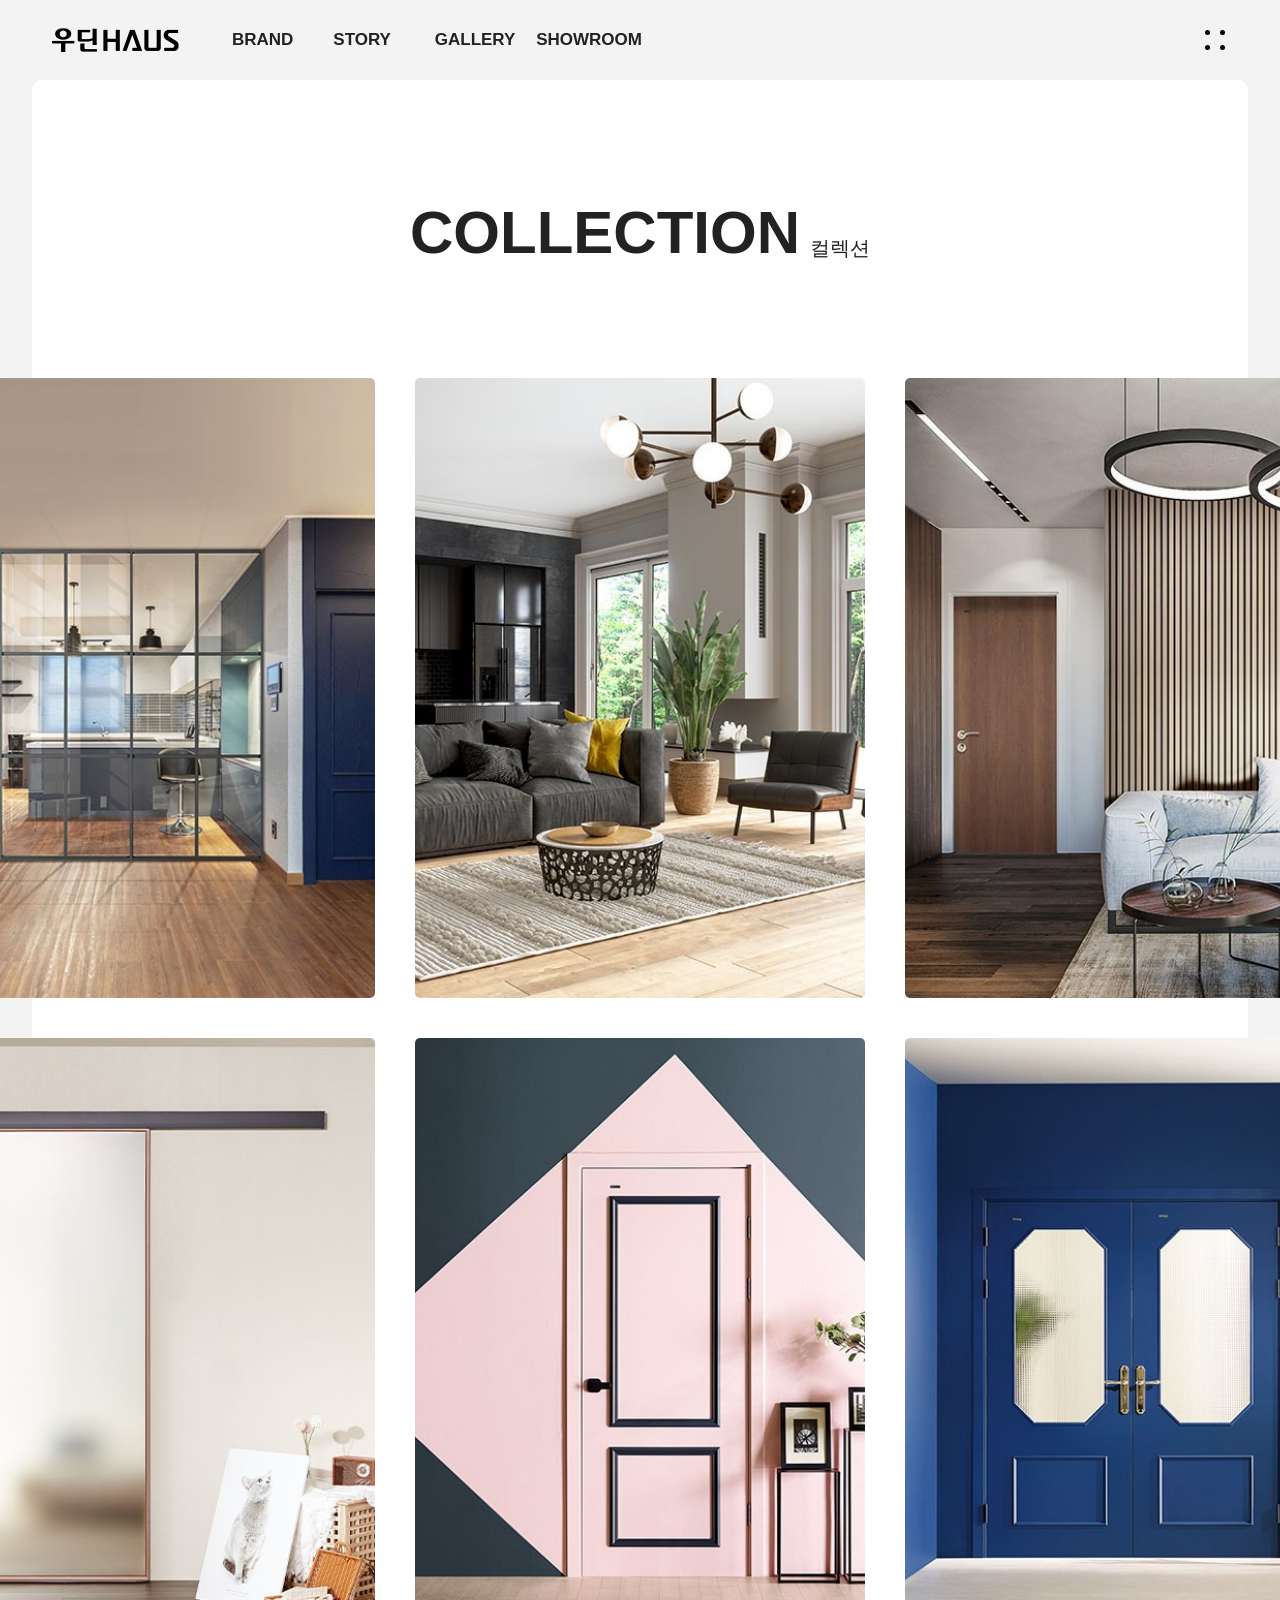
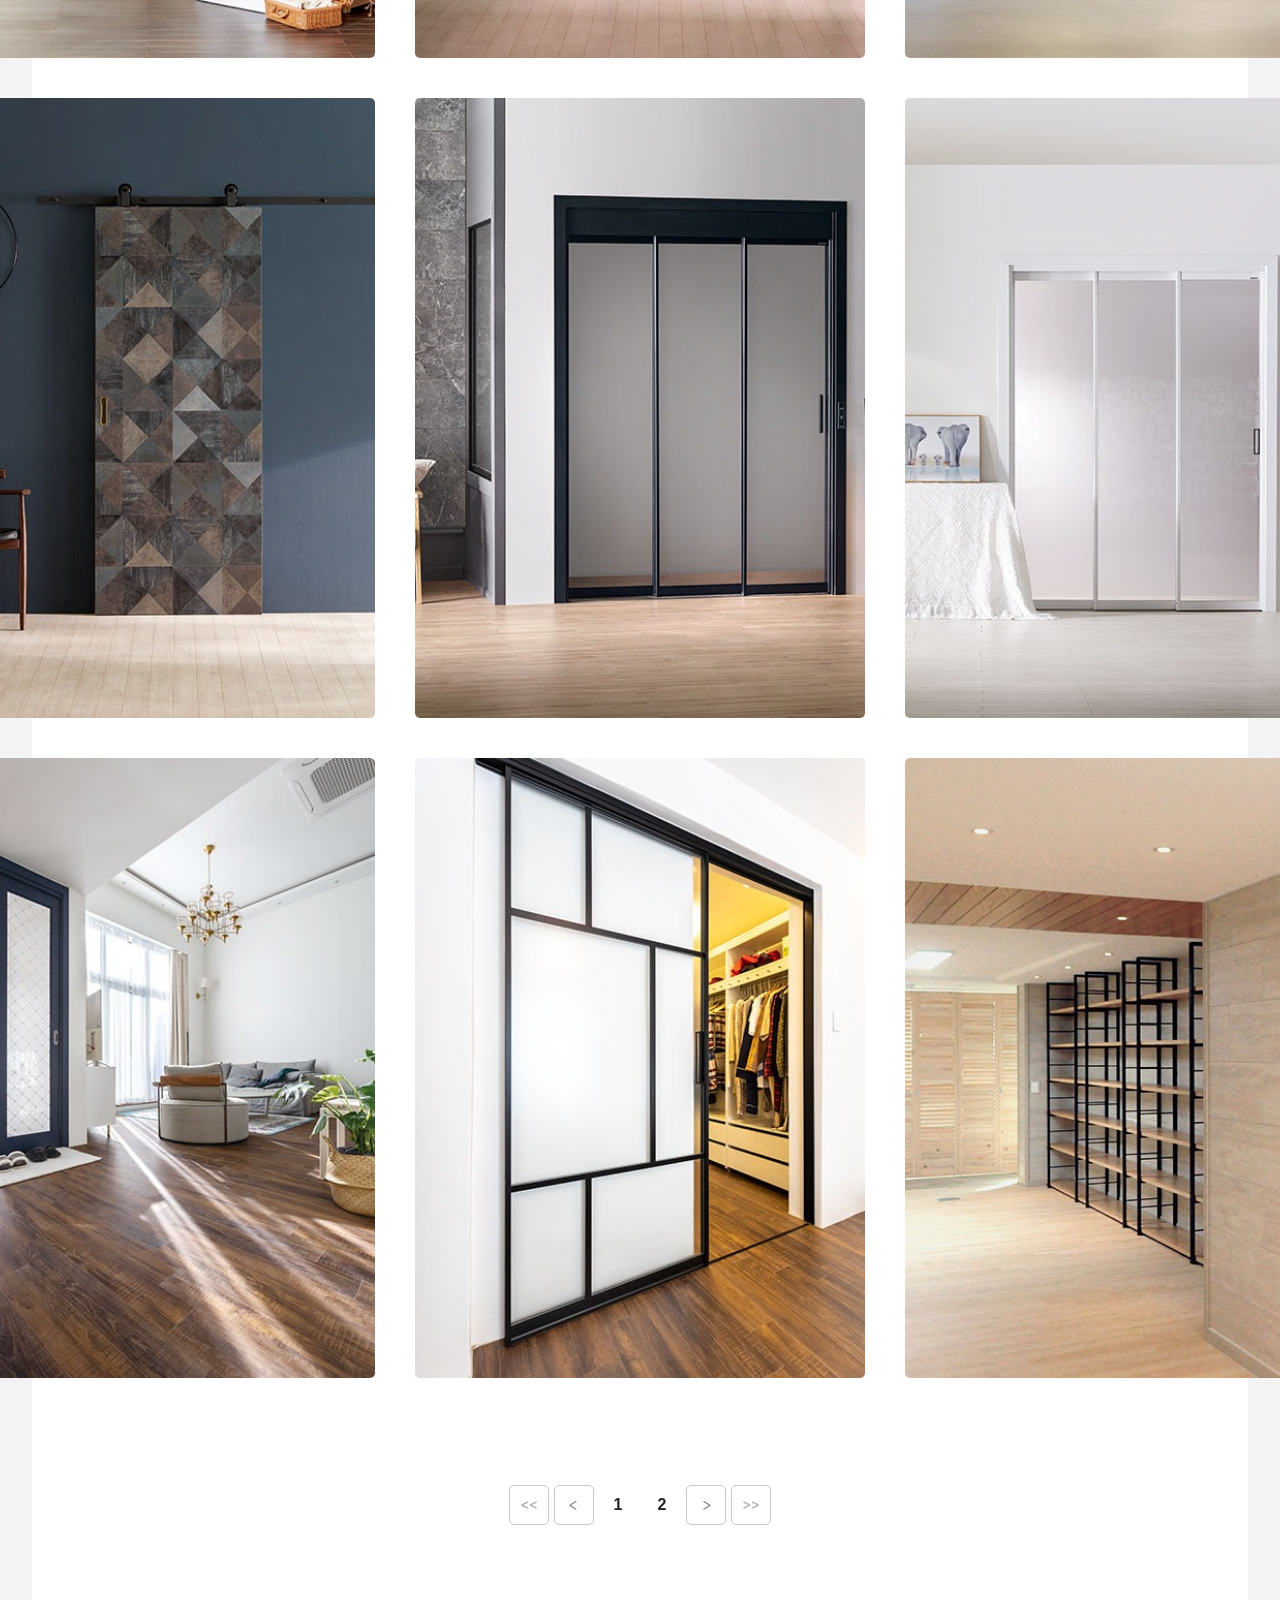
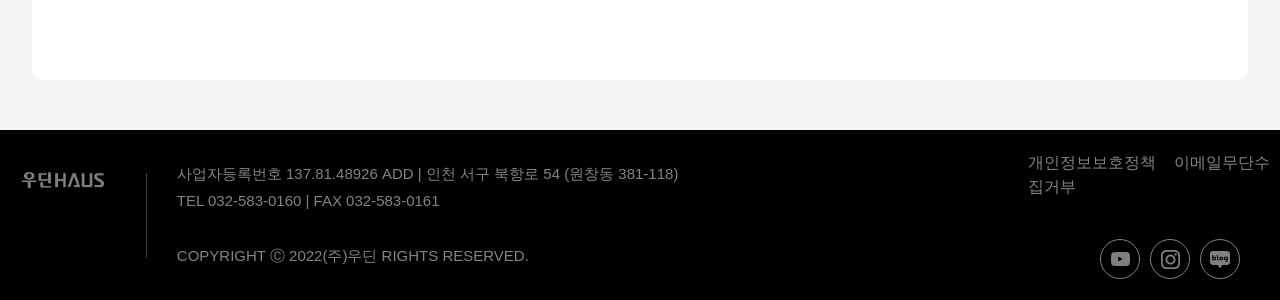
<file: gallery.html>
<!DOCTYPE html>
<html lang="en">
<head>
    <meta charset="UTF-8">
    <meta name="viewport" content="width=device-width, initial-scale=1.0">
    <title>Document</title>
    <link rel="stylesheet" href="./css/reset.css"/>
    <link rel="stylesheet" href="./css/common.css"/>
    <link rel="stylesheet" href="./css/gallery.css"/>
</head>
<body>
    <!-- -------------------------------------------메뉴바 구성------------------------------ -->
    <header>
        <nav>
            <div class="menuBox"></div>
            <div class="logo">
                <a href="index.html"><img src="./img/logo.png"/></a>
            </div>
            <ul class="gnb">
                <li>
                    <a href="brand.html">BRAND</a>
                    <ul class="snb">
                        <li><a href="brand.html">브랜드스토리</a></li>
                        <li><a href="brand1.html">연혁 및 인증</a></li>
                        <li><a href="brand2.html">CI&BI</a></li>
                        <li><a href="brand3.html">오시는길</a></li>
                    </ul>
                </li>
                <li>
                    <a href="story.html">STORY</a>
                    <ul class="snb">
                        <li><a href="story.html">미디어</a></li>
                        <li><a href="story1.html">홍보</a></li>
                        <li><a href="story2.html">협찬</a></li>
                        <li><a href="story3.html">이벤트</a></li>
                    </ul>
                </li>
                <li>
                    <a href="gallery.html">GALLERY</a>
                    <ul class="snb">
                        <li><a href="gallery.html">컬렉션</a></li>
                        <li><a href="gallery1.html">인테리어</a></li>
                        <li><a href="gallery2.html">익스테리어</a></li>
                    </ul>
                </li>
                <li>
                    <a href="showroom.html">SHOWROOM</a>
                    <ul class="snb">
                        <li><a href="showroom.html">전시장</a></li>
                    </ul>
                </li>
            </ul>
            <div class="ham">
                <div><span></span><span></span></div>
                <div><span></span><span></span></div>
            </div>
        </nav>
    </header>
    <!-- -------------------------------------풀메뉴창 구성-------------------------------- -->
    <div class="fullMenu">
        <div class="closeBtn">&#x2715;</div>
        <div class="fullLogo">
            <img src="./img/logo2.png"/>
        </div>
        <ul class="fullGnb">
                <li>
                    <a href="brand.html">BRAND</a>
                    <span></span>
                    <ul class="fullSnb">
                        <li><a href="brand.html">브랜드스토리</a></li>
                        <li><a href="brand1.html">연혁 및 인증</a></li>
                        <li><a href="brand2.html">CI&BI</a></li>
                        <li><a href="brand3.html">오시는길</a></li>
                    </ul>
                </li>
                <li>
                    <a href="story.html">STORY</a>
                    <span></span>
                    <ul class="fullSnb">
                        <li><a href="story.html">미디어</a></li>
                        <li><a href="story1.html">홍보</a></li>
                        <li><a href="story2.html">협찬</a></li>
                        <li><a href="story3.html">이벤트</a></li>
                    </ul>
                </li>
                <li>
                    <a href="gallery.html">GALLERY</a>
                    <span></span>
                    <ul class="fullSnb">
                        <li><a href="gallery.html">컬렉션</a></li>
                        <li><a href="gallery1.html">인테리어</a></li>
                        <li><a href="gallery2.html">익스테리어</a></li>
                    </ul>
                </li>
                <li>
                    <a href="showroom.html">SHOWROOM</a>
                    <span></span>
                    <ul class="fullSnb">
                        <li><a href="showroom.html">전시장</a></li>
                    </ul>
                </li>
            </ul>
    </div>
    <!-- -------------------------------------섹션-------------------------------------------- -->
    <div class="outBox">
        <div class="textBox"><h1>COLLECTION</h1><p>컬렉션</p></div>
        <div class="inBox">
            <div class="imgCard">
                <img src="./img/gallery_img/imgi_11_file1_1645503685smsrrjx6u5.jpg"/>
                <div class="overlay">
                    <p>레이어드홈</p>
                    <p>VIEW MORE+</p>
                </div>
            </div>
            <div class="imgCard">
                <img src="./img/gallery_img/imgi_13_file1_1645324059681euyug3c.jpg"/>
                <div class="overlay">
                    <p>거실 인테리어 01</p>
                    <p>VIEW MORE+</p>
                </div>
            </div>
            <div class="imgCard">
                <img src="./img/gallery_img/imgi_14_file1_16453239235xzzltlfzr.jpg"/>
                <div class="overlay">
                    <p>거실 인테리어 02</p>
                    <p>VIEW MORE+</p>
                </div>
            </div>
            <div class="imgCard">
                <img src="./img/gallery_img/imgi_15_file1_1645324291skf25y867d.jpg"/>
                <div class="overlay">
                    <p>혼자사는 01</p>
                    <p>VIEW MORE+</p>
                </div>
            </div>
            <div class="imgCard">
                <img src="./img/gallery_img/imgi_16_file1_164800406932cb6iy4nd.jpg"/>
                <div class="overlay">
                    <p>혼자사는 02</p>
                    <p>VIEW MORE+</p>
                </div>
            </div>
            <div class="imgCard">
                <img src="./img/gallery_img/imgi_17_file1_1648003448x2eo9qc5u6.jpg"/>
                <div class="overlay">
                    <p>신혼부부 01</p>
                    <p>VIEW MORE+</p>
                </div>
            </div>
            <div class="imgCard">
                <img src="./img/gallery_img/imgi_18_file1_1648002793up7t9f51q9.jpg"/>
                <div class="overlay">
                    <p>신혼부부 02</p>
                    <p>VIEW MORE+</p>
                </div>
            </div>
            <div class="imgCard">
                <img src="./img/gallery_img/imgi_19_file1_1648002386iejf6q4r9d.jpg"/>
                <div class="overlay">
                    <p>패밀리테리어 01</p>
                    <p>VIEW MORE+</p>
                </div>
            </div>
            <div class="imgCard">
                <img src="./img/gallery_img/imgi_20_file1_1648000134n1z00666r2.jpg"/>
                <div class="overlay">
                    <p>패밀리테리어 02</p>
                    <p>VIEW MORE+</p>
                </div>
            </div>
            <div class="imgCard">
                <img src="./img/gallery_img/imgi_21_file1_1647921957ceowuyspof.jpg"/>
                <div class="overlay">
                    <p>라미란 작업실 01</p>
                    <p>VIEW MORE+</p>
                </div>
            </div>
            <div class="imgCard">
                <img src="./img/gallery_img/imgi_22_file1_1647922322qyfr2jk3cj.jpg"/>
                <div class="overlay">
                    <p>라미란 작업실 02</p>
                    <p>VIEW MORE+</p>
                </div>
            </div>
            <div class="imgCard">
                <img src="./img/gallery_img/imgi_23_file1_1647923491iec41r9vi8.jpg"/>
                <div class="overlay">
                    <p>송일국 자택 협찬 01</p>
                    <p>VIEW MORE+</p>
                </div>
            </div>
        </div>
        <div class="bottomBox">
            <div class="arrow"><img src="./img/gallery_img/imgi_24_page_start.png"/></div>
            <div class="arrow"><img src="./img/gallery_img/imgi_25_page_prev.png"/></div>
            <P>1</P>
            <P>2</P>
            <div class="arrow"><img src="./img/gallery_img/imgi_26_page_next.png"/></div>
            <div class="arrow"><img src="./img/gallery_img/imgi_27_page_end.png"/></div>
        </div>
    </div>




           <!-- ====================================맨밑(공통)==================================== -->
    <footer>
        <div class="logo"><img src="./img/imgi_8_foot_logo.png"/></div>
        <span></span>
        <div class="info">
            <p class="1">사업자등록번호 137.81.48926 ADD | 인천 서구 북항로 54 (원창동 381-118)</p>
            <p class="2">TEL 032-583-0160 | FAX 032-583-0161</p><br>
            <p class="3">COPYRIGHT Ⓒ 2022(주)우딘 RIGHTS RESERVED.</p>
        </div>
        <div class="end">
            <p>개인정보보호정책 &nbsp&nbsp 이메일무단수집거부</p>
            <div class="sns">
                <div class='circle'><img src="./img/imgi_338_foot_sns1.png"/></div>
                <div class='circle'><img class='two' src="./img/imgi_339_foot_sns2.png"/></div>
                <div class='circle'><img src="./img/imgi_340_foot_sns3.png"/></div>
            </div>
        </div>
    </footer>
    <script>
        let gnb = document.querySelector('.gnb')
        let nav = document.querySelector('nav')

        gnb.addEventListener('mouseenter',function(){
            nav.classList.add('show')
        })
        nav.addEventListener('mouseleave',function(){
            nav.classList.remove('show')
        })

        let ham = document.querySelector('.ham')
        let fullMenu = document.querySelector('.fullMenu')
        let closeBtn = document.querySelector('.closeBtn')

        ham.addEventListener('click',function(){
            fullMenu.classList.add('on')
        })
        closeBtn.addEventListener('click',function(){
            fullMenu.classList.remove('on')
        })
    </script>
</body>
</html>
</file>
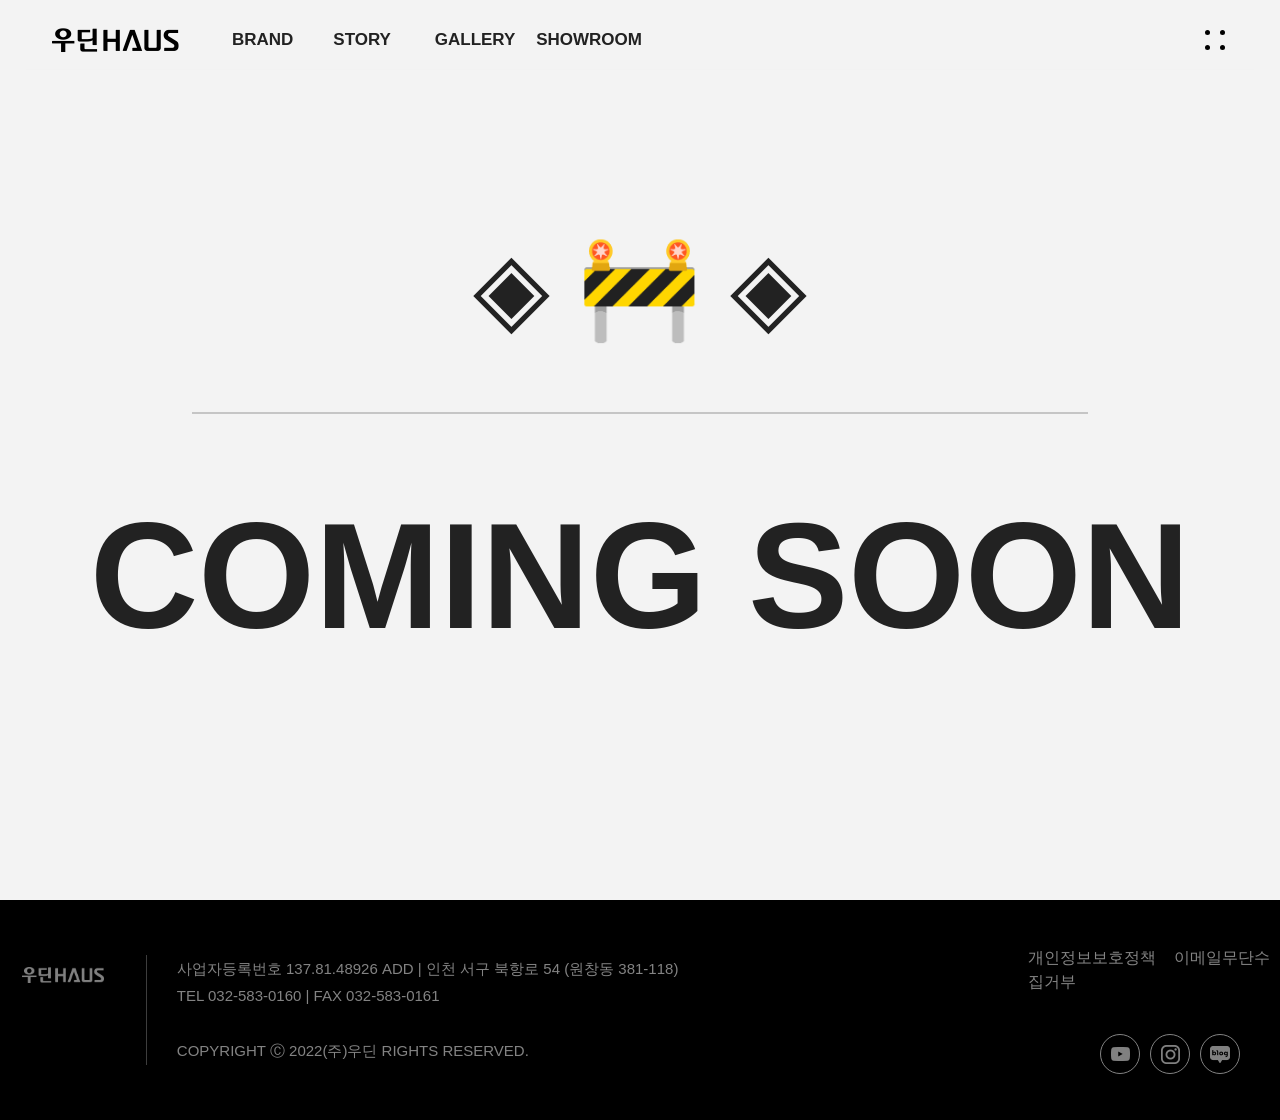
<file: showroom.html>
<!DOCTYPE html>
<html lang="en">
<head>
    <meta charset="UTF-8">
    <meta name="viewport" content="width=device-width, initial-scale=1.0">
    <title>Document</title>
    <link rel="stylesheet" href="./css/reset.css"/>
    <link rel="stylesheet" href="./css/common.css"/>
    <link rel="stylesheet" href="./css/showroom.css"/>
</head>
<body>
    <!-- -------------------------------------------메뉴바 구성------------------------------ -->
    <header>
        <nav>
            <div class="menuBox"></div>
            <div class="logo">
                <a href="index.html"><img src="./img/logo.png"/></a>
            </div>
            <ul class="gnb">
                <li>
                    <a href="brand.html">BRAND</a>
                    <ul class="snb">
                        <li><a href="brand.html">브랜드스토리</a></li>
                        <li><a href="brand1.html">연혁 및 인증</a></li>
                        <li><a href="brand2.html">CI&BI</a></li>
                        <li><a href="brand3.html">오시는길</a></li>
                    </ul>
                </li>
                <li>
                    <a href="story.html">STORY</a>
                    <ul class="snb">
                        <li><a href="story.html">미디어</a></li>
                        <li><a href="story1.html">홍보</a></li>
                        <li><a href="story2.html">협찬</a></li>
                        <li><a href="story3.html">이벤트</a></li>
                    </ul>
                </li>
                <li>
                    <a href="gallery.html">GALLERY</a>
                    <ul class="snb">
                        <li><a href="gallery.html">컬렉션</a></li>
                        <li><a href="gallery1.html">인테리어</a></li>
                        <li><a href="gallery2.html">익스테리어</a></li>
                    </ul>
                </li>
                <li>
                    <a href="showroom.html">SHOWROOM</a>
                    <ul class="snb">
                        <li><a href="showroom.html">전시장</a></li>
                    </ul>
                </li>
            </ul>
            <div class="ham">
                <div><span></span><span></span></div>
                <div><span></span><span></span></div>
            </div>
        </nav>
    </header>
    <!-- -------------------------------------풀메뉴창 구성-------------------------------- -->
    <div class="fullMenu">
        <div class="closeBtn">&#x2715;</div>
        <div class="fullLogo">
            <img src="./img/logo2.png"/>
        </div>
        <ul class="fullGnb">
                <li>
                    <a href="brand.html">BRAND</a>
                    <span></span>
                    <ul class="fullSnb">
                        <li><a href="brand.html">브랜드스토리</a></li>
                        <li><a href="brand1.html">연혁 및 인증</a></li>
                        <li><a href="brand2.html">CI&BI</a></li>
                        <li><a href="brand3.html">오시는길</a></li>
                    </ul>
                </li>
                <li>
                    <a href="story.html">STORY</a>
                    <span></span>
                    <ul class="fullSnb">
                        <li><a href="story.html">미디어</a></li>
                        <li><a href="story1.html">홍보</a></li>
                        <li><a href="story2.html">협찬</a></li>
                        <li><a href="story3.html">이벤트</a></li>
                    </ul>
                </li>
                <li>
                    <a href="gallery.html">GALLERY</a>
                    <span></span>
                    <ul class="fullSnb">
                        <li><a href="gallery.html">컬렉션</a></li>
                        <li><a href="gallery1.html">인테리어</a></li>
                        <li><a href="gallery2.html">익스테리어</a></li>
                    </ul>
                </li>
                <li>
                    <a href="showroom.html">SHOWROOM</a>
                    <span></span>
                    <ul class="fullSnb">
                        <li><a href="showroom.html">전시장</a></li>
                    </ul>
                </li>
            </ul>
    </div>
    <!-- -------------------------------------섹션-------------------------------------------- -->
    <section>
        <div class="img">◈ 🚧 ◈</div>
        <span></span>
        <h2>COMING SOON</h2>
        
    </section>
           <!-- ====================================맨밑(공통)==================================== -->
    <footer>
        <div class="logo"><img src="./img/imgi_8_foot_logo.png"/></div>
        <span></span>
        <div class="info">
            <p class="1">사업자등록번호 137.81.48926 ADD | 인천 서구 북항로 54 (원창동 381-118)</p>
            <p class="2">TEL 032-583-0160 | FAX 032-583-0161</p><br>
            <p class="3">COPYRIGHT Ⓒ 2022(주)우딘 RIGHTS RESERVED.</p>
        </div>
        <div class="end">
            <p>개인정보보호정책 &nbsp&nbsp 이메일무단수집거부</p>
            <div class="sns">
                <div class='circle'><img src="./img/imgi_338_foot_sns1.png"/></div>
                <div class='circle'><img class='two' src="./img/imgi_339_foot_sns2.png"/></div>
                <div class='circle'><img src="./img/imgi_340_foot_sns3.png"/></div>
            </div>
        </div>
    </footer>
    <script>
        let gnb = document.querySelector('.gnb')
        let nav = document.querySelector('nav')

        gnb.addEventListener('mouseenter',function(){
            nav.classList.add('show')
        })
        nav.addEventListener('mouseleave',function(){
            nav.classList.remove('show')
        })

        let ham = document.querySelector('.ham')
        let fullMenu = document.querySelector('.fullMenu')
        let closeBtn = document.querySelector('.closeBtn')

        ham.addEventListener('click',function(){
            fullMenu.classList.add('on')
        })
        closeBtn.addEventListener('click',function(){
            fullMenu.classList.remove('on')
        })
    </script>
</body>
</html>
</file>
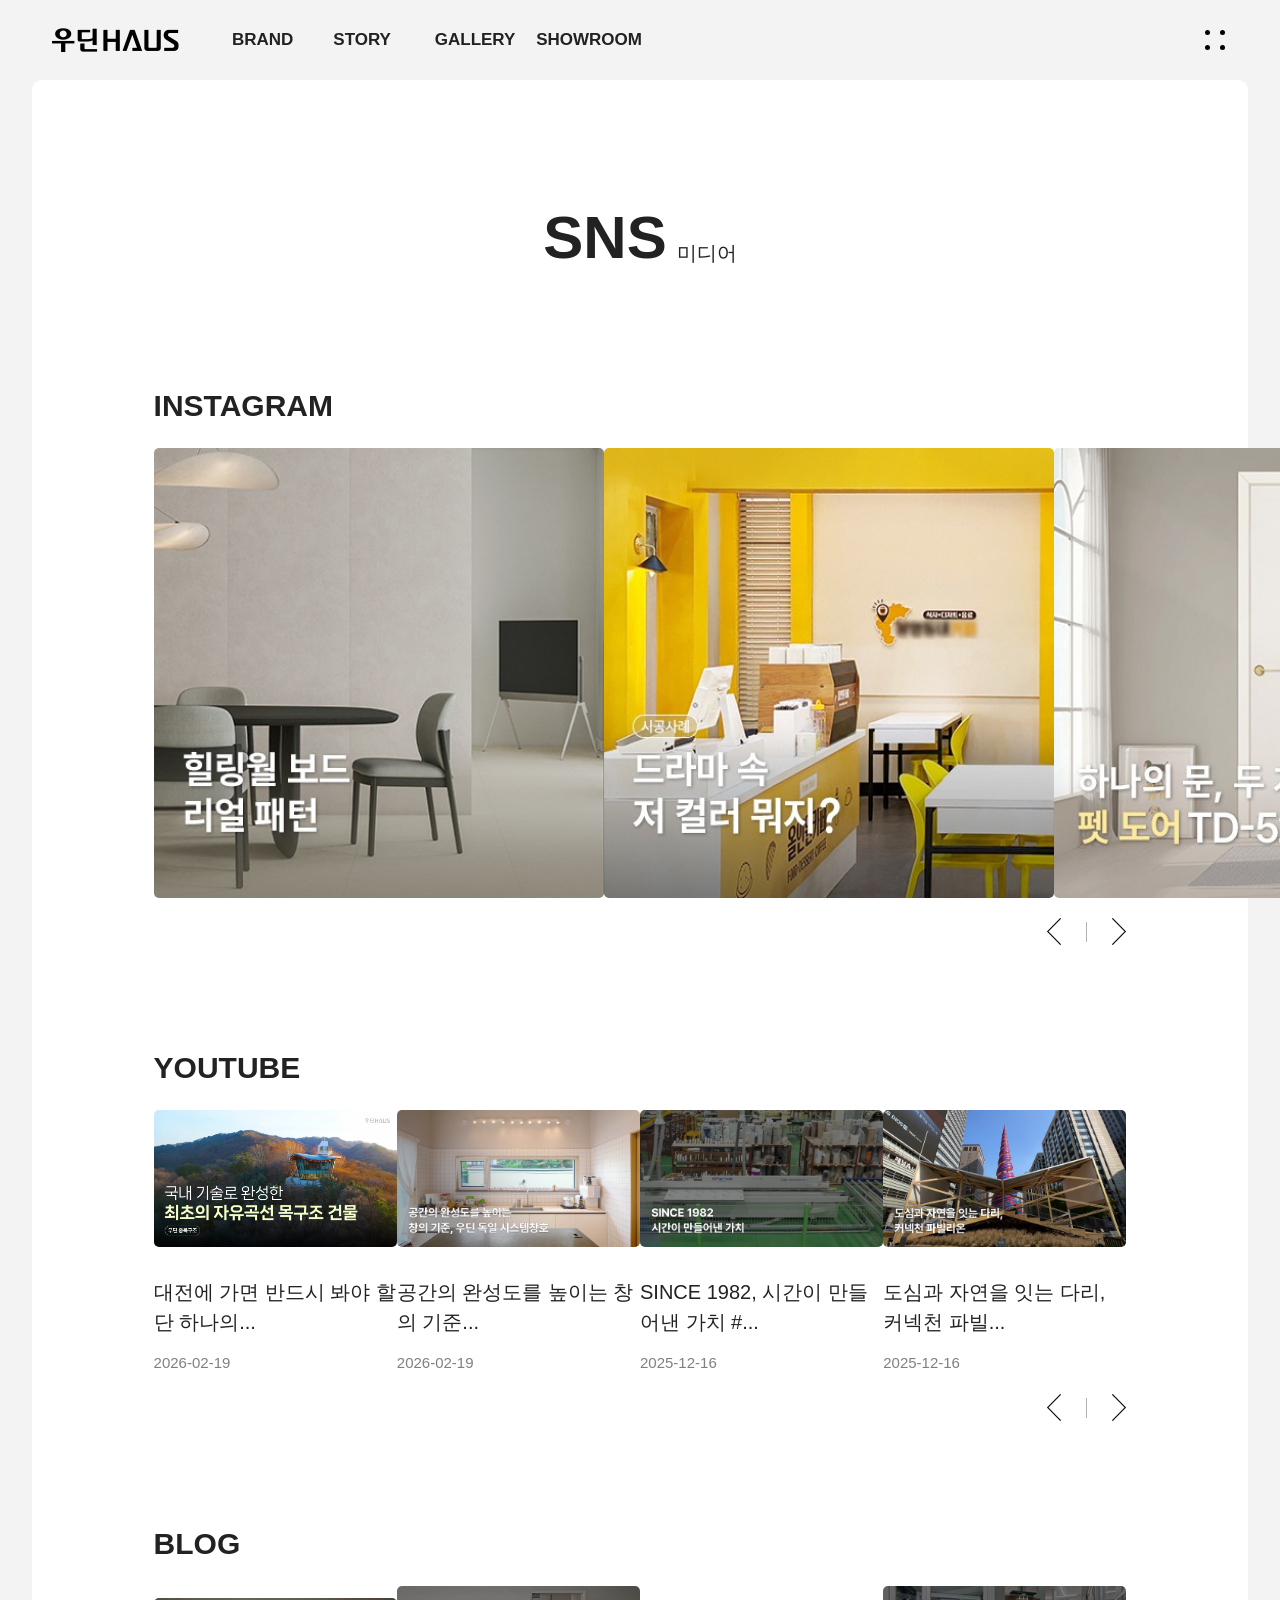
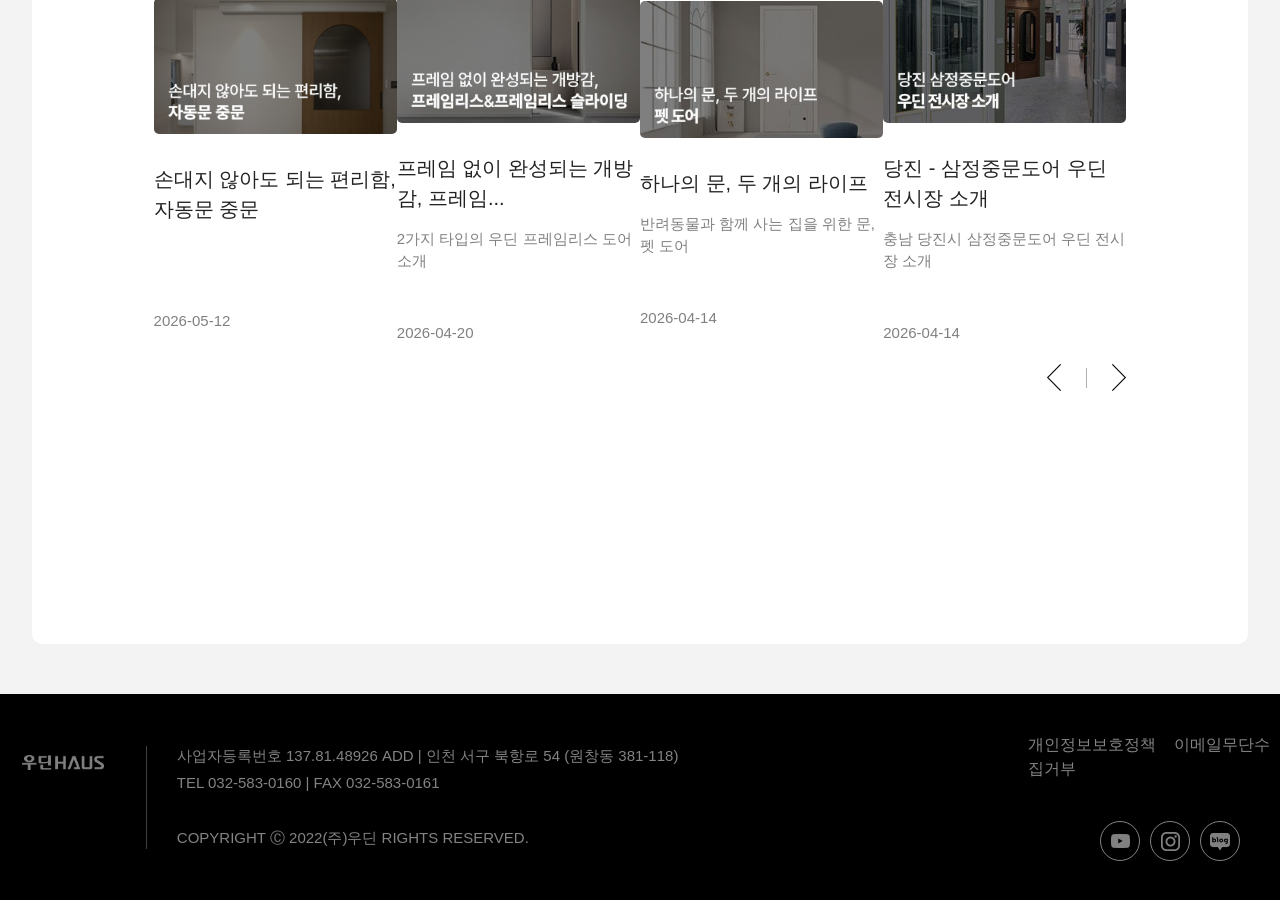
<file: story.html>
<!DOCTYPE html>
<html lang="en">
<head>
    <meta charset="UTF-8">
    <meta name="viewport" content="width=device-width, initial-scale=1.0">
    <title>Document</title>
    <link rel="stylesheet" href="./css/reset.css"/>
    <link rel="stylesheet" href="./css/common.css"/>
    <link rel="stylesheet" href="./css/story.css"/>
</head>
<body>
    <!-- -------------------------------------------메뉴바 구성------------------------------ -->
    <header>
        <nav>
            <div class="menuBox"></div>
            <div class="logo">
                <a href="index.html"><img src="./img/logo.png"/></a>
            </div>
            <ul class="gnb">
                <li>
                    <a href="brand.html">BRAND</a>
                    <ul class="snb">
                        <li><a href="brand.html">브랜드스토리</a></li>
                        <li><a href="brand1.html">연혁 및 인증</a></li>
                        <li><a href="brand2.html">CI&BI</a></li>
                        <li><a href="brand3.html">오시는길</a></li>
                    </ul>
                </li>
                <li>
                    <a href="story.html">STORY</a>
                    <ul class="snb">
                        <li><a href="story.html">미디어</a></li>
                        <li><a href="story1.html">홍보</a></li>
                        <li><a href="story2.html">협찬</a></li>
                        <li><a href="story3.html">이벤트</a></li>
                    </ul>
                </li>
                <li>
                    <a href="gallery.html">GALLERY</a>
                    <ul class="snb">
                        <li><a href="gallery.html">컬렉션</a></li>
                        <li><a href="gallery1.html">인테리어</a></li>
                        <li><a href="gallery2.html">익스테리어</a></li>
                    </ul>
                </li>
                <li>
                    <a href="showroom.html">SHOWROOM</a>
                    <ul class="snb">
                        <li><a href="showroom.html">전시장</a></li>
                    </ul>
                </li>
            </ul>
            <div class="ham">
                <div><span></span><span></span></div>
                <div><span></span><span></span></div>
            </div>
        </nav>
    </header>
    <!-- -------------------------------------풀메뉴창 구성-------------------------------- -->
    <div class="fullMenu">
        <div class="closeBtn">&#x2715;</div>
        <div class="fullLogo">
            <img src="./img/logo2.png"/>
        </div>
        <ul class="fullGnb">
                <li>
                    <a href="brand.html">BRAND</a>
                    <span></span>
                    <ul class="fullSnb">
                        <li><a href="brand.html">브랜드스토리</a></li>
                        <li><a href="brand1.html">연혁 및 인증</a></li>
                        <li><a href="brand2.html">CI&BI</a></li>
                        <li><a href="brand3.html">오시는길</a></li>
                    </ul>
                </li>
                <li>
                    <a href="story.html">STORY</a>
                    <span></span>
                    <ul class="fullSnb">
                        <li><a href="story.html">미디어</a></li>
                        <li><a href="story1.html">홍보</a></li>
                        <li><a href="story2.html">협찬</a></li>
                        <li><a href="story3.html">이벤트</a></li>
                    </ul>
                </li>
                <li>
                    <a href="gallery.html">GALLERY</a>
                    <span></span>
                    <ul class="fullSnb">
                        <li><a href="gallery.html">컬렉션</a></li>
                        <li><a href="gallery1.html">인테리어</a></li>
                        <li><a href="gallery2.html">익스테리어</a></li>
                    </ul>
                </li>
                <li>
                    <a href="showroom.html">SHOWROOM</a>
                    <span></span>
                    <ul class="fullSnb">
                        <li><a href="showroom.html">전시장</a></li>
                    </ul>
                </li>
            </ul>
    </div>
            <!-- ----------------------------------------------섹션--------------------------------------------------- -->
            <div class="outBox">
                    <div class="textBox"><h1>SNS</h1><p>미디어</p></div>
                    <div class="inBox">
                        <div class="titleBox"><h2>INSTAGRAM</h2></div>
                        <div class="list">
                            <img src="./img/story_img/imgi_2_file1_177683703478ctxe1l04 (1).jpg"/>
                            <img src="./img/story_img/imgi_3_file1_1776154850xh21vmgfyc (1).jpg"/>
                            <img src="./img/story_img/imgi_4_file1_1776143363ol0hg849fn (1).jpg"/>
                        </div>
                        <div class="arrow">
                            <img src="./img/story_img/imgi_336_slide_prev.png"/>
                            <span></span>
                            <img src="./img/story_img/imgi_337_slide_next (1).png"/>
                        </div>
                    </div>
                    <div class="inBox">
                        <div class="titleBox"><h2>YOUTUBE</h2></div>
                        <div class="list">
                            <div class="imgBox"><img src="./img/story_img/imgi_169_file1_1771494982fvgg4aolym.jpg"/><h2>대전에 가면 반드시 봐야 할 단 하나의...</h2><P>2026-02-19</P></div>
                            <div class="imgBox"><img src="./img/story_img/imgi_170_file1_1771494945pmukzayi35.png"/><h2>공간의 완성도를 높이는 창의 기준...</h2><P>2026-02-19</P></div>
                            <div class="imgBox"><img src="./img/story_img/imgi_171_file1_1765874887sg95k5652s.png"/><h2>SINCE 1982, 시간이 만들어낸 가치 #...</h2><P>2025-12-16</P></div>
                            <div class="imgBox"><img src="./img/story_img/imgi_172_file1_1765874832hebba45m4s.png"/><h2>도심과 자연을 잇는 다리, 커넥천 파빌...</h2><P>2025-12-16</P></div>
                        </div>
                        <div class="arrow">
                            <img src="./img/story_img/imgi_336_slide_prev.png"/>
                            <span></span>
                            <img src="./img/story_img/imgi_337_slide_next (1).png"/>
                        </div>
                    </div>
                    <div class="inBox">
                        <div class="titleBox"><h2>BLOG</h2></div>
                        <div class="list">
                            <div class="imgBox"><img src="./img/story_img/imgi_237_file1_17785513864cx7rkzm17 (1).png"/><h2>손대지 않아도 되는 편리함, 자동문 중문</h2><P class="sub"><br></P><br><P>2026-05-12</P></div>
                            <div class="imgBox"><img src="./img/story_img/imgi_238_file1_1776674086buxaitq2cd (1).jpg"/><h2>프레임 없이 완성되는 개방감, 프레임...</h2><P class="sub">2가지 타입의 우딘 프레임리스 도어 소개</P><br><P>2026-04-20</P></div>
                            <div class="imgBox"><img src="./img/story_img/imgi_239_file1_1776145334kp25wdfk8s (1).jpg"/><h2>하나의 문, 두 개의 라이프</h2><P class="sub">반려동물과 함께 사는 집을 위한 문, 펫 도어</P><br><P>2026-04-14</P></div>
                            <div class="imgBox"><img src="./img/story_img/imgi_240_file1_1776145088jza1w83q6l (1).jpg"/><h2>당진 - 삼정중문도어 우딘 전시장 소개</h2><P class="sub">충남 당진시 삼정중문도어 우딘 전시장 소개</P><br><P>2026-04-14</P></div>
                        </div>
                        <div class="arrow">
                            <img src="./img/story_img/imgi_336_slide_prev.png"/>
                            <span></span>
                            <img src="./img/story_img/imgi_337_slide_next (1).png"/>
                        </div>
                </div>
            </div>
            
                    <!-- ====================================맨밑(공통)==================================== -->
        <footer>
            <div class="logo"><img src="./img/imgi_8_foot_logo.png"/></div>
            <span></span>
            <div class="info">
                <p class="1">사업자등록번호 137.81.48926 ADD | 인천 서구 북항로 54 (원창동 381-118)</p>
                <p class="2">TEL 032-583-0160 | FAX 032-583-0161</p><br>
                <p class="3">COPYRIGHT Ⓒ 2022(주)우딘 RIGHTS RESERVED.</p>
            </div>
            <div class="end">
                <p>개인정보보호정책 &nbsp&nbsp 이메일무단수집거부</p>
                <div class="sns">
                    <div class='circle'><img src="./img/imgi_338_foot_sns1.png"/></div>
                    <div class='circle'><img class='two' src="./img/imgi_339_foot_sns2.png"/></div>
                    <div class='circle'><img src="./img/imgi_340_foot_sns3.png"/></div>
                </div>
            </div>
        </footer>
    <script>
        let gnb = document.querySelector('.gnb')
        let nav = document.querySelector('nav')

        gnb.addEventListener('mouseenter',function(){
            nav.classList.add('show')
        })
        nav.addEventListener('mouseleave',function(){
            nav.classList.remove('show')
        })

        let ham = document.querySelector('.ham')
        let fullMenu = document.querySelector('.fullMenu')
        let closeBtn = document.querySelector('.closeBtn')

        ham.addEventListener('click',function(){
            fullMenu.classList.add('on')
        })
        closeBtn.addEventListener('click',function(){
            fullMenu.classList.remove('on')
        })
    </script>
</body>
</html>
</file>
<file: css/common.css>
nav{
            width: 100%;height: 70px; 
            position: absolute; left: 0;top: 0;z-index: 20;       
            display: flex;justify-content: center;  overflow: hidden;
        }
        nav.show{
            overflow: visible;
        }
        .logo{
            width: 20%; height: 80px;
            display: flex; justify-content: center; align-items: center;
        }
        .logo>img{
            width: 40%;
        }
        .gnb{
            width: 35%; height: 80px;
            display: flex; justify-content:center; align-items: center;
            position: relative; 
            z-index: 1;
        }
        .gnb>li{
            width: calc(100%/4); height: 80px;
        }
        .gnb>li>a{
            width: 100%; height: 100%;
            display: flex; justify-content:start; align-items: center;
            font-size: 17px; font-weight: 550;
        }
        .snb{
            width: 100%; height: 100%; color: rgb(65, 65, 65);
            display: flex; justify-content: start; align-items: start; flex-direction: column;
            gap: 20px; padding-top: 40px;
            font-size: 18px;
        }


        .ham{
            width: 55%; height: 80px;
            display: flex; justify-content: end; padding-right: 50px;
        }
        .ham>div{
            width: 15px;  height: 100%;
            display: flex; justify-content: center;align-items: center;flex-direction: column;
            gap: 10px;
        }
        .ham>div>span{
            width: 5px;height: 5px;background-color: black;
            border-radius: 50%; display: block;
        }
        .menuBox{
            width: 98%; height: 400px; background-color: #F3F3F3;
            border-radius: 10px; box-shadow: 0px 5px 15px rgba(0,0,0,0.3);
            position: absolute; left: 50%; top: 80px; transform: translateX(-50%);
        }
        
        /* ---------------------------------풀메뉴창 꾸미기------------------------------- */
        .fullMenu{
            width: 100%;height: 100vh; 
            background-color: rgba(0,0,0,0.9); color: white;
            position: fixed; left: 0;top: -100%; z-index: 100;
            display: flex; justify-content: center;align-items: center;
            transition: all 0.3s;
        }
        .fullMenu.on{top: 0;}
        .closeBtn{
            width: 90px;height: 90px;background-color: white; color: black;
            font-size: 40px;
            display: flex;justify-content: center;align-items: center;
            position: absolute; top: 0;right: 0;
        }
        .fullLogo{
            position: absolute; left: 50px; top: 50px;
        }
        .fullGnb{
            width: 80%; height: 60%;
            display: flex;justify-content: center; align-items: center;
        }
        .fullGnb>li{
            width: calc(100%/4); height: 100%;
        }
        .fullGnb>li>a{ 
            width: 100%;height: 40%; font-size: 60px; 
            display: flex; align-items: center;
        }
        .fullGnb>li>span{
            display:block;
            width: 50px; height: 1px; background-color: white;
        }
        .fullSnb{
            width: 100%; height: 60%; font-size: 20px; font-weight: 100;
            display: flex; justify-content: start; flex-direction: column; gap: 20px;
            margin-top: 70px;
        }

        /* ====================================푸터=================================== */
        footer{
            width: 100%; height: 220px;
            background-color: black;
            display: flex; justify-content: center; align-items: center;
        }
        footer>.logo{
            width: 10%; margin-bottom: 70px;
        }
        footer>.logo>img{width: 65%; }
        footer>span{
            width: 1px; height: 50%; background-color: rgb(61, 61, 61);
            margin-left: 20px;
        }
        footer>.info{
            width:70%; display: flex; flex-direction: column; gap:5px; 
            padding-left:30px;
            color: rgb(131, 131, 131); font-size: 15px;
        }
        footer>.end{
            width:20%; display: flex; flex-direction: column;
             gap: 40px; color: rgb(131, 131, 131);
        }
        footer>.end>p{gap: 10px;}
        footer>.end>.sns{
            display: flex; justify-content: end; gap:10px; margin-right: 40px;
        }
        footer>.end>.sns>.circle{
            width:40px;height: 40px;border-radius: 50%; border: 1px solid rgb(131, 131, 131);
            display: flex; justify-content: center; align-items: center;
        }
        footer>.end>.sns>img{
            width: 25px; height: 20px;
        }
        footer>.end>.sns>.two{
            width: 22px; height: 22px;
        }
</file>
<file: css/index.css>
.items{
    transition: all 1s;
}

nav{
    transform: translateY(-100%); 
    animation: slideDown 1s ease 1s both;
}
@keyframes slideDown {
    0% {
        transform: translateY(-100%); /* 시작: 화면 위로 100% 숨은 상태 */
    }
    100% {
        transform: translateY(0); /* 끝: 제자리로 돌아온 상태 */
    }
}


.section1>.bigBox.on>.box1{transform: translateX(-1000px);}
.section1>.bigBox.on>.box2{transform: translateX(1000px);}
.section1>div>img.on{ transform: scale(1);}
.section1>div>.textBox.on{transform: translateY(0);opacity: 1;}

.section2>.imgBox>img.on{transform: scale(1);}
.section2>.textBox.on{transform: translateY(0);opacity: 1;}

.section3>.circle.on{transform: translate(-50%, -50%) scale(1);}
.section3>div>.box2.on{transform: translateY(0);opacity: 1;}
.section3>div>div>img.on{transform: scale(1);}

.section4>.imgBox.on>img{transform: translateX(0); }
.section4>.textBox.on{transform: translateY(0);opacity: 1;}

.section5>.textBox.on{transform: translateY(0);opacity: 1;}
.section5>.scrollBox>div>.imgBox>img.on{ transform: scale(1);}
.section5>.scrollBox>div>p.on{transform: translateY(0);opacity: 1;}

.section6>div>.textBox.on{transform: translateX(-50%) translateY(0);opacity: 1;}
.section6>div>.list.on{transform: translateX(-50%) translateY(0);opacity: 1;}

.section7>.youtube.on{transform: translateY(0);opacity: 1;}
.section7>.black.on{transform: scaleX(1);}
.section7>.black>.textBox.on{transform: translateY(0);opacity: 1;}

.section8>.textBox.on{transform: translateY(0);opacity: 1;}
.section8.on>.imgBox>img:nth-child(even){transform: scale(1);}

/* -------------------------------------------섹션1-------------------------------------------  */
        section{
            width: 100%;height: 100vh; background-color: #F3F3F3;
            display: flex;justify-content: center;align-items: center;
        }
        
        .section1>.bigBox{
            width: 100%; height: 100%; position: absolute; left: 0;top: 0; z-index: 5;
            
        }
        .section1>.bigBox>.box1{width: 50%; height: 100%; background-color: #F3F3F3; transform: translateX(0);transition: transform 1.2s ease;}
        .section1>.bigBox>.box2{width: 50%; height: 100%; background-color: #F3F3F3;transform: translateX(0);transition: transform 1.2s ease;}

        .section1>div{
            width: 96%;height: 88%; overflow: hidden; border-radius: 10px; margin-top: 70px;
            display: flex; justify-content: center; align-items: center; position: relative;
        }
        .section1>div>img{transform: scale(1.05);transition-delay: 1s;}
        .section1>div>.textBox{
            display: flex; justify-content: center; align-items: center; 
            position: absolute;
            width: 100%;height: 100%;
            transform: translateY(100px);opacity: 0; transition-delay: 1s;
        }
        .section1>div>.textBox>p{
            width: 100%;
            font-size: 60px; color: white; font-weight:100; text-align: center;
            position: absolute; left: 50%; top: 50%; transform: translate(-50%,-50%);
        }
        .section1>div>.textBox>.shape{
            display: flex; justify-content: center; align-items: center; gap: 50px;
            position: absolute; left: 50%; top: 65%; transform: translateX(-50%)
        }
        .section1>div>.textBox>.shape>.circle{width: 8px;height: 8px;border-radius: 50%; background-color: white;}
        .section1>div>.textBox>.shape>.rectangle{gap: 3px;display: flex; justify-content: center; align-items: center;}
        .section1>div>.textBox>.shape>.rectangle>span{width: 3px;height: 12px; background-color: white;}

        /* -- -------------------------------------------섹션2------------------------------------------- - */
        .section2>.textBox{
            width: 45%; height: 88%;margin-top: 70px; gap: 30px;
            display: flex; justify-content: center; align-items: center; flex-direction: column;
            transform: translateY(100px);opacity: 0; transition-delay: 0.3s;
        }
        
        .section2>.textBox>h2{font-size: 18px;font-weight: 540;}
        .section2>.textBox>h1{font-size: 60px;font-weight: 100; text-align: center;}
        .section2>.textBox>span{width: 70px;height: 1px;background-color: rgb(0, 0, 0);}
        .section2>.textBox>p{font-size: 18px; text-align: center; margin-top: 10px;color: gray;}
        .section2>.imgBox{
            width: 48%; height: 88%; margin-top: 70px; position: relative;
            border-radius: 10px;overflow: hidden;
        }
        .section2>.imgBox>img{transform: scale(1.05);transition-delay: 1s;}
        .section2>.imgBox>.black{
            width: 100%;height: 13%; position: absolute; left: 0;bottom: 0;
            background-color: rgba(0,0,0,0.5);
        }
        .section2>.imgBox>.black>.left{
            font-size: 25px; color: white; display: flex; justify-content: center;align-items: center; gap: 13px;
            position: absolute;left: 5%;top: 50%; transform: translateY(-50%);
        }
        .section2>.imgBox>.black>.left>span{width: 2px;height: 18px;background-color: rgb(114, 114, 114);}
        .section2>.imgBox>.black>.right{
            display: flex; justify-content: center; align-items: center; gap: 25px;
            position: absolute;right: 5%;top: 50%; transform: translateY(-50%);
        }
        .section2>.imgBox>.black>.right>span{width: 2px;height: 18px;background-color: rgb(114, 114, 114);}

        /*-----------------------------------------------------섹션3-----------------------------------------------------------*/
        .section3{overflow: hidden; position: relative;}
        .section3>.circle{
            width: 1250px; height: 1250px; border-radius: 50%; background-color: #ffffff;
            position: absolute; left: 50%;top: 50%; 
            transform: translate(-50%, -50%) scale(1.5); transition-delay: 0.1s;
        }
        .section3>div{
            z-index: 10; width:96%; height: 72%; margin-top: 90px; flex-wrap: wrap; gap: 25px;
            display: flex; justify-content: space-between;align-items: center;
        }
        .section3>div>div>img{transform: scale(1.1);transition-delay: 1s;}
        .section3>div>.box1{width: 430px;height: 320px; overflow: hidden;border-radius: 7px; position: relative;}
        .section3>div>.box1>.pictogram{
            color: #ffffff; font-size:17px; 
            display: flex; flex-direction: column; gap: 15px;
            position: absolute; left: 50%;top: 50%; transform: translate(-50%,-50%);
        }
        .section3>div>.box2{
            width: 890px;height: 320px; gap: 20px; 
            display: flex; justify-content: center; align-items: center;flex-direction: column;
            transform: translateY(100px);opacity: 0; transition-delay: 1s;
        } 
        .section3>div>.box2>h2{font-size: 17px;}
        .section3>div>.box2>h1{font-size: 60px; font-weight: 100; text-align: center;}
        .section3>div>.box2>p{font-size: 17px; color: gray;}

        .section3>div>.box3{width: 430px;height: 320px; overflow: hidden;border-radius: 7px;position: relative;}
        .section3>div>.box3>.pictogram{
            color: #ffffff; font-size:17px; 
            display: flex; flex-direction: column; gap: 15px;
            position: absolute; left: 50%;top: 50%; transform: translate(-50%,-50%);
        }
        .section3>div>.box4{width: 430px;height: 320px; overflow: hidden;border-radius: 7px;position: relative;}
        .section3>div>.box4>.pictogram{
            color: #ffffff; font-size:17px; 
            display: flex; flex-direction: column; gap: 15px;
            position: absolute; left: 50%;top: 50%; transform: translate(-50%,-50%);
        }
        .section3>div>.box5 {width: 430px;height: 320px; overflow: hidden;border-radius: 7px;position: relative;}
        .section3>div>.box5>.pictogram{
            color: #ffffff; font-size:17px; 
            display: flex; flex-direction: column; gap: 15px;
            position: absolute; left: 50%;top: 50%; transform: translate(-50%,-50%);
        }
        .section3>div>.box6{width: 430px;height: 320px; overflow: hidden;border-radius: 7px;position: relative;}
        .section3>div>.box6>.pictogram{
            color: #ffffff; font-size:17px; 
            display: flex; flex-direction: column; gap: 15px;
            position: absolute; left: 50%;top: 50%; transform: translate(-50%,-50%);
        }
        .section3>div>.box7{width: 430px;height: 320px; overflow: hidden;border-radius: 7px;position: relative;}
        .section3>div>.box7>.pictogram{
            color: #ffffff; font-size:17px; 
            display: flex; flex-direction: column; gap: 15px;
            position: absolute; left: 50%;top: 50%; transform: translate(-50%,-50%);
        }
        .section3>div>.box7>img{width: 100%;height: 100%;object-fit: cover;}

        /*-----------------------------------------------------섹션4-----------------------------------------------------------*/
        .section4{background-color: black;}
        .section4>.textBox{
            width: 35%; height: 88%; margin-top: 70px; color: white;
            display: flex; justify-content: center; align-items: end; flex-direction: column;
            padding: 100px; gap: 40px;
            transform: translateY(100px);opacity: 0; transition-delay: 1s;
        }
        .section4>.textBox>h2{font-size: 17px; font-weight: 300;}
        .section4>.textBox>h1{font-size: 60px;font-weight: 100; text-align: end;}
        .section4>.textBox>span{width: 70px;height: 1px; background-color: rgb(114, 114, 114);}
        .section4>.textBox>.p1{font-size: 20px;color:rgb(114, 114, 114);}
        .section4>.textBox>.p2{font-size: 17px; margin-top: -30px;color: rgb(114, 114, 114);}
        .section4>.textBox>.p3{font-size: 12px;}

        .section4>.imgBox{
            width: 65%;height: 88%; margin-top: 70px; position: relative; margin-bottom: 10px;
            overflow: hidden;  border-top-left-radius: 10px; border-bottom-left-radius: 10px;
        }
        .section4>.imgBox>img{
            width: 100%;height: 100%;object-fit: cover;
            border-top-left-radius: 10px; border-bottom-left-radius: 10px;
            transform: translateX(-1300px);
            transition: transform 0.7s ease; transition-delay: 0.3s;
        }
        .section4>.imgBox>.arrow{
            display: flex; justify-content: center; align-items: center; gap: 25px;
            position: absolute;left: 4%;bottom: 5%;
        }
        .section4>.imgBox>.arrow>span{width: 2px;height: 18px;background-color: rgb(221, 221, 221);}

        /* <!-- -----------------------------------------------------섹션5----------------------------------------------------------- --> */
        .section5{
            display:flex;align-items: start; justify-content: center; flex-direction: column;
            position: relative; padding: 40px; gap: 10px; overflow: hidden;
        }
        .section5>img{position: absolute; right: -10px;top: -50px;}
        .section5>.textBox{
            width: 90%;height: 20%; gap: 35px; margin-top: 70px;
            display: flex; align-items: start; justify-content: center; flex-direction: column;
            transform: translateY(100px);opacity: 0; transition-delay: 0.1s;
        }
        .section5>.textBox>h2{font-size: 17px;}
        .section5>.textBox>h1{font-size: 60px;font-weight: 100;}
        .section5>.scrollBox{
            width: 133%;
            display: flex; justify-content: space-between;align-items: center;
        }
        .section5>.scrollBox>div>.imgBox{width: 465px;height: 465px; overflow: hidden;border-radius: 10px;}
        .section5>.scrollBox>div>.imgBox>img{ transform: scale(1.05);transition-delay: 0.7s;}
        .section5>.scrollBox>div>p{font-size: 22px; font-weight: 300; margin-top: 20px;
            transform: translateY(100px);opacity: 0;transition-delay: 0.7s;}
        .section5>.scroll{
            width: 100%; height: 1px; background-color: rgb(124, 124, 124); margin-top: 30px;
        }
         /* <!-- -----------------------------------------------------섹션6----------------------------------------------------------- --> */
         .section6{background-color: black; overflow: hidden;}
         .section6>div{
            width: 96%;height: 88%; overflow: hidden; border-radius: 10px; margin-top: 70px;
            display: flex; justify-content: center; align-items: center; position: relative;
         }
         .section6>div>img{width: 100%; height: 100%;object-fit: cover;}
         .section6>div>.textBox{
            position: absolute; left: 50%; top: 25%; 
            transform: translateX(-50%) translateY(100px);opacity: 0; color: white; transition-delay: 0.3s;
            display: flex; justify-content: center; align-items: center; flex-direction: column; gap: 15px;
        }
        .section6>div>.textBox>h2{font-size: 17px; font-weight: 300;}
        .section6>div>.textBox>h1{font-size: 60px; font-weight: 100;}
        .section6>div>.list{
            position: absolute; left: 50%; top: 50%;transform: translateX(-50%) translateY(100px);opacity: 0; color: white;
            display: flex; justify-content: center; align-items: center; gap: 100px; transition-delay: 0.3s;
        }
        .section6>div>.list>.listBox{
            width: 250px;height: 270px;
            display: flex; justify-content: center; align-items: center; flex-direction: column;
        }
        .section6>div>.list>.listBox>h2{font-size: 30px; font-weight: 300; margin-top: 40px;}
        .section6>div>.list>.listBox>p{font-size: 17px; margin-top: 20px; text-align: center;}

        /* <!-- -----------------------------------------------------섹션7----------------------------------------------------------- --> */
        .section7{ position: relative; overflow: hidden;}
        .section7>.youtube{
            width: 60%;height: 65%; z-index: 5;
            position: absolute; left: 2%;top: 20%;
            transform: translateY(100px);opacity: 0; transition-delay: 0.3s;
        }
        .section7>.youtube>iframe{
            border-radius: 10px; 
            width: 100%; height: 100%;
        }
        .section7>.black{
            width: 60%; height: 85%; background-color: black;
            position: absolute; left: 50%; top: 10%;
            border-top-left-radius: 10px; border-bottom-left-radius: 10px;
            padding-left: 300px; padding-top: 220px;
            transform-origin: left; transform: scaleX(0);
        }
        .section7>.black>.textBox{
            color: white; gap: 40px;
            display: flex; justify-content: center; align-items: start; flex-direction: column;
            transform: translateY(100px);opacity: 0; transition-delay: 1s;
        }
        .section7>.black>.textBox>h2{font-size: 17px; font-weight: 100;}
        .section7>.black>.textBox>h1{font-size: 60px; font-weight: 100;}

        .section7>.black>.textBox>div{display: flex; justify-content: center; align-items: end; gap: 20px;}
        .section7>.black>.textBox>div>span{width: 300px;height: 1px;background-color: #ffffff;}
        .section7>.black>.textBox>div>.arrow{
            display: flex; justify-content: center; align-items: center; gap: 25px;
        }
        .section7>.black>.textBox>div>.arrow>span{width: 2px;height: 18px;background-color: rgb(82, 82, 82);}
        .section7>.black>.textBox>p{font-size: 23px; color: rgb(114, 114, 114);}
         /* <!-- -----------------------------------------------------섹션8----------------------------------------------------------- --> */
        .section8{display: flex; justify-content: center; flex-direction: column; position: relative;overflow: hidden;}
        .section8>.logo{width: 250%; height: 30%; position: absolute;bottom: 0px;}
        .section8>.textBox{
            display: flex; justify-content: center; align-items: center;flex-direction: column;
            gap: 30px;margin-top: 100px;
            transform: translateY(100px);opacity: 0; transition-delay: 0.3s;
        }
        .section8>.textBox>h2{font-size: 17px;}
        .section8>.textBox>h1{font-size: 60px; font-weight: 100;}
        .section8>.textBox>img{position: absolute; right: -5%;top: 27%;}
        .section8>.imgBox{
            width: 1000%; height: 50%; gap: 60px; z-index: 5;
            display: flex; justify-content: center; align-items: center;
        }
        .section8>.imgBox>img:nth-child(odd){width: 300px;height: 300px; border-radius: 10px;}
        .section8>.imgBox>img:nth-child(even){width: 200px;height: 200px; border-radius: 8px;
            transform: scale(1.5); transition: all 1s; transition-delay: 1.1s;}
</file>
<file: css/brand.css>
/* ----------------------------------------섹션1-------------------------------------------------------- */
section{width: 100%;height: 100vh; background-color: #F3F3F3;
        display: flex;justify-content: center;align-items: center;}
.section1>div{
            width: 96%;height: 88%; overflow: hidden; border-radius: 10px; margin-top: 70px;
            display: flex; justify-content: center; align-items: center; position: relative;
        }
        .section1>div>h2{
            width: 100%;
            font-size: 60px; color: white; font-weight:100; text-align: center;
            position: absolute; left: 50%; top: 50%; transform: translate(-50%,-50%);
        }
        .section1>div>.square{
            width: 80px; height: 80px;
            border: 1px solid white; border-radius: 5px;
            position: absolute; left: 50%; top: 85%; transform: translate(-50%,-50%);
            display: flex; align-items: center; justify-content: center; flex-direction: column;
        }
        .section1>div>.square>span{width: 1px;height: 15px;background-color: white;}.section1>div>.square>img{width: 10px;}

        /* ----------------------------------------섹션2-------------------------------------------------------- */

        .section2{width: 100%; height: 95vh;}
        .section2>.textBox{
            width: 47%;height: 90%; background-color: white; gap: 45px;
            border-radius: 10px; display: flex; justify-content: center; align-items: center; flex-direction: column;
        }
        .section2>.textBox>h1{font-size: 55px; font-weight: 100; text-align: center;}
        .section2>.textBox>span{width: 70px;height: 1px;background-color: rgb(0, 0, 0);}
        .section2>.textBox>p{font-size: 17px; font-weight: 300; text-align: center;}
        .section2>.textBox>div{display: flex; gap: 10px;}
        .section2>.textBox>div>h2{font-size: 19px;font-weight: 300;}
        .section2>.imgBox{
            width: 49%; height: 90%;
            display: flex; justify-content: center;align-items: center;
        }
        .section2>.imgBox>img{width: 520px;}
        /* ----------------------------------------섹션3-------------------------------------------------------- */
        .section3{width: 100%;height: 95vh;position: relative;}
        .section3>div{width: 96%;height: 95%; z-index: 5;} .section3>div>img{border-radius: 10px;}
        .section3>div>.textBox{
            color: white; gap: 20px;
            position: absolute; top: 50%;left: 50%; transform: translate(-50%,-50%);
            display: flex; justify-content: center;align-items: center; flex-direction: column;
        }
        .section3>div>.textBox>h1{font-size: 60px; font-weight: 100;}
        .section3>div>.textBox>h2{font-size: 40px; font-weight: 100;}
        .section3>div>.textBox>p{font-size: 17px; font-weight: 300; text-align: center;}
        /* ----------------------------------------섹션4-------------------------------------------------------- */
        .section4{width: 100%; height: 2500px; position: relative;}
        .section4>.circle{
            width: 1100px;height: 1100px;background-color: white; border-radius: 50%;
            position: absolute; left: 40px;top:-120px;
        }
        .section4>img{position: absolute; right: 0;bottom: 0;}
        .section4>.listBox{display: flex; gap: 170px; z-index: 5;}
        .section4>.listBox>.list{display: flex; flex-direction: column; gap:200px;}
        .section4>.listBox>.list1{margin-top:100px;}
        .section4>.listBox>.list2{margin-top:-100px;}

        .section4>.listBox>.list>.box{display: flex; justify-content: center;align-items: center;flex-direction: column;}
        .section4>.listBox>.list>.box>img{border-radius: 10px;}
        .section4>.listBox>.list>.box>h1{font-size: 55px; font-weight: 100; margin-top: 30px;}
        .section4>.listBox>.list>.box>p{font-size: 17px; font-weight: 300; margin-top: 10px; text-align: center;}
</file>
<file: css/gallery.css>
body{
    width: 100%; height: 3500px; display: flex;justify-content: start;align-items: center;flex-direction: column;
    background-color: #F3F3F3;
}
.outBox{
    width: 95%; height: 3200px; gap: 100px; margin-top: 80px;
    background-color: white; border-radius: 10px;
    display: flex; justify-content: center; align-items: center; flex-direction: column;
    margin-bottom: 50px; padding-bottom: 200px;
}
.textBox{
    display: flex; justify-content: center;align-items: end; gap: 10px; 
    margin-top: 160px;
}
.textBox>h1{font-size: 60px;}
.textBox>p{font-size: 20px;margin-bottom: 15px;}
.inBox{
    display: grid; grid-template-columns: repeat(3,1fr);
    gap: 40px;
}
.imgCard {
    width: 450px;height: 620px;
    position: relative; /* 자식 요소(오버레이)가 위치를 잡을 기준점이 됩니다 */
    cursor: pointer; overflow: hidden;
}
.imgCard>img{
    width: 100%;
    height: 100%;
    border-radius: 5px; object-fit: cover;
}
.imgCard .overlay {
    position: absolute; border-radius: 5px;
    left: 0;
    top: 0;
    width: 100%;
    height: 100%;
    background-color: rgba(0, 0, 0, 0.6); /* 이미지를 어둡게 만드는 반투명 검은색 */
    
    /* 글씨를 정중앙에 배치 */
    display: flex;
    flex-direction: column;
    justify-content: center;
    align-items: center;
    color: white; gap: 20px; font-weight: 300;
    
    opacity: 0;
    transition: opacity 0.4s;
}
.imgCard:hover .overlay {
    opacity: 1;
}
.bottomBox{
    display: flex; justify-content: center; align-items: center; gap: 5px;
}
.arrow{
    width: 40px;height: 40px; border: 1px solid rgb(201, 201, 201);
    border-radius: 5px; display: flex; justify-content: center; align-items: center;
}
.bottomBox p{
    font-weight: bold; margin: 15px;
}
</file>
<file: css/showroom.css>
body{
    background-color: #F3F3F3; 
}
section{
    width: 100%; height: 100vh;gap: 50px;
    display: flex; justify-content: center;align-items: center;flex-direction: column;
}
h2{
    font-size: 150px; font-weight: bold;
}
.img{
    font-size: 100px;
}
section>span{
    display: block;
    width: 70%; height: 2px; background-color: rgb(197, 197, 197);
}
</file>
<file: css/story.css>
body{
    width: 100%; height: 2500px; display: flex;justify-content: start;align-items: center;flex-direction: column;
    background-color: #F3F3F3;
}
.outBox{
    width: 95%; height: 2300px; gap: 100px; margin-top: 80px;
    background-color: white; border-radius: 10px;
    display: flex; justify-content: center; align-items: center; flex-direction: column;
    margin-bottom: 50px; padding-bottom: 200px;
}
.textBox{
    display: flex; justify-content: center;align-items: end; gap: 10px; 
    margin-top: 60px;
}
.textBox>h1{font-size: 60px;}
.textBox>p{font-size: 20px;margin-bottom: 15px;}
.inBox{width: 80%; display: flex; flex-direction: column; gap: 20px;}
.inBox>.titleBox>h2{font-size: 30px;}
.list{
    
    display: flex; justify-content: space-between; align-items: center;
}
.list>img{
    width: 450px;height: 450px; border-radius: 5px;
}
.inBox>.arrow{display: flex; justify-content: end; align-items: center; gap: 25px;}
.inBox>.arrow>span{height: 20px;width: 1px; background-color: rgb(177, 177, 177);}


.list>.imgBox{
    width: 340px; display: flex; justify-content: start; align-items: start; flex-direction: column; gap: 10px;
}
.list>.imgBox>img{border-radius: 5px;}
.list>.imgBox>h2{font-size: 20px; font-weight: 300; margin-top: 20px;}
.list>.imgBox>p{font-size: 15px; font-weight: 300; margin-top: 5px; color: gray;}
.list>.imgBox>p{font-size: 15px; font-weight: 300; margin-top: 5px; color: gray;}
.list>.imgBox>.sub{font-size: 15px; font-weight: 300; margin-top: 5px; color: gray;}
</file>
